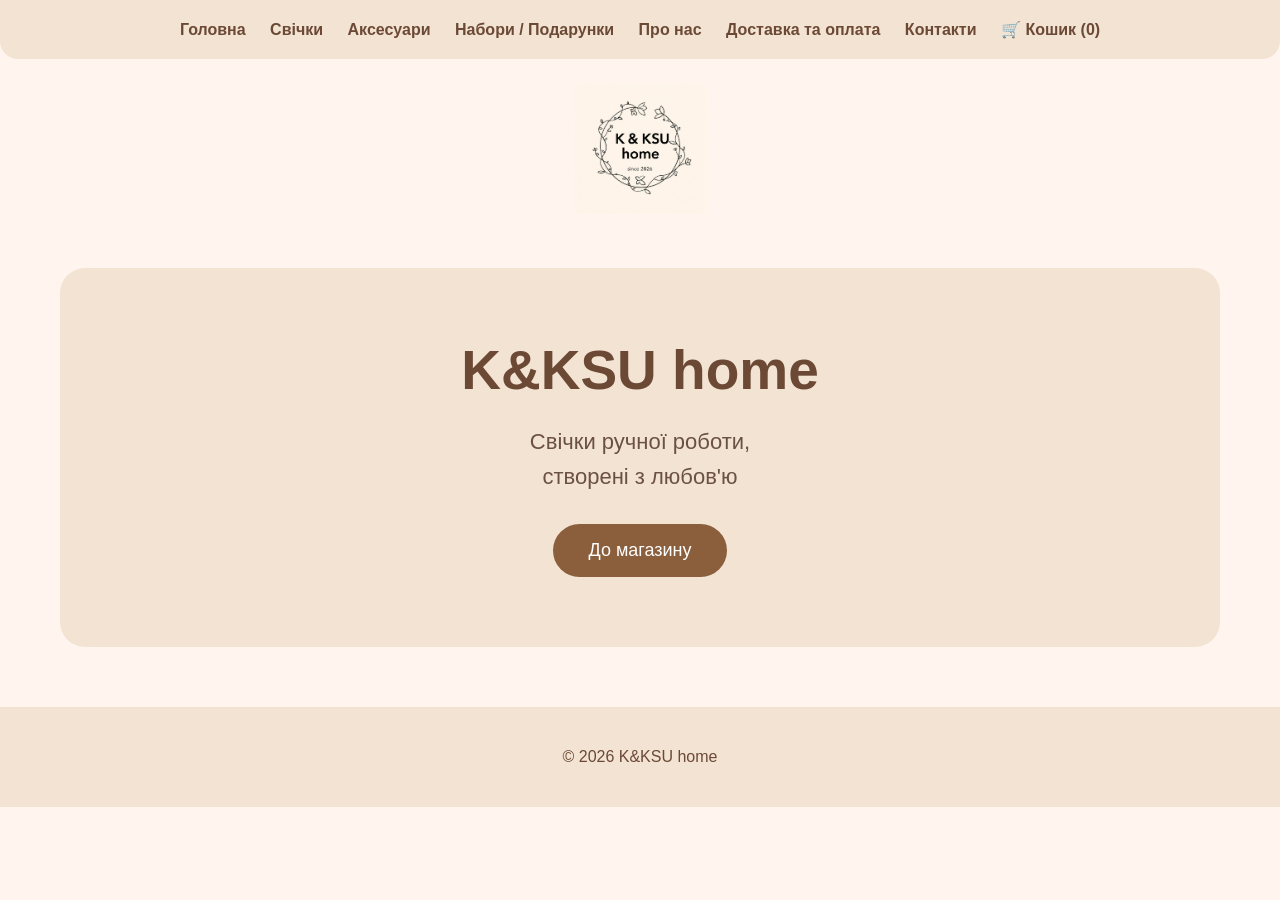
<file: index.html>
<!DOCTYPE html>
<html lang="uk">

<head>
    <meta charset="UTF-8">
    <meta name="viewport" content="width=device-width, initial-scale=1.0">

    <title>K&KSU home — Свічки ручної роботи</title>

    <link rel="stylesheet" href="style.css">
</head>

<body>

    <!-- МЕНЮ -->
    <nav>
        <a href="index.html">Головна</a>
        <a href="candles.html">Свічки</a>
        <a href="accessories.html">Аксесуари</a>
        <a href="gifts.html">Набори / Подарунки</a>
        <a href="about.html">Про нас</a>
        <a href="delivery.html">Доставка та оплата</a>
        <a href="contacts.html">Контакти</a>
        <a href="cart.html">🛒 Кошик (<span class="cart-count">0</span>)</a>
    </nav>

    <!-- ЛОГОТИП -->
    <header>
        <img src="images/logo.jpg" alt="Логотип K&KSU home">
    </header>

    <!-- ГОЛОВНИЙ БАНЕР -->
    <main>

        <section class="hero">
            <div class="hero-text">

                <h1>K&KSU home</h1>

                <p>
                    Свічки ручної роботи,<br>
                    створені з любов'ю
                </p>

                <a href="candles.html" class="button">
                    До магазину
                </a>

            </div>
        </section>

    </main>

    <!-- НИЖНЯ ЧАСТИНА -->
    <footer>
        <p>© 2026 K&KSU home
        </p>
    </footer>

<script src="script.js">
            
</script>


</body>

</html>
</file>
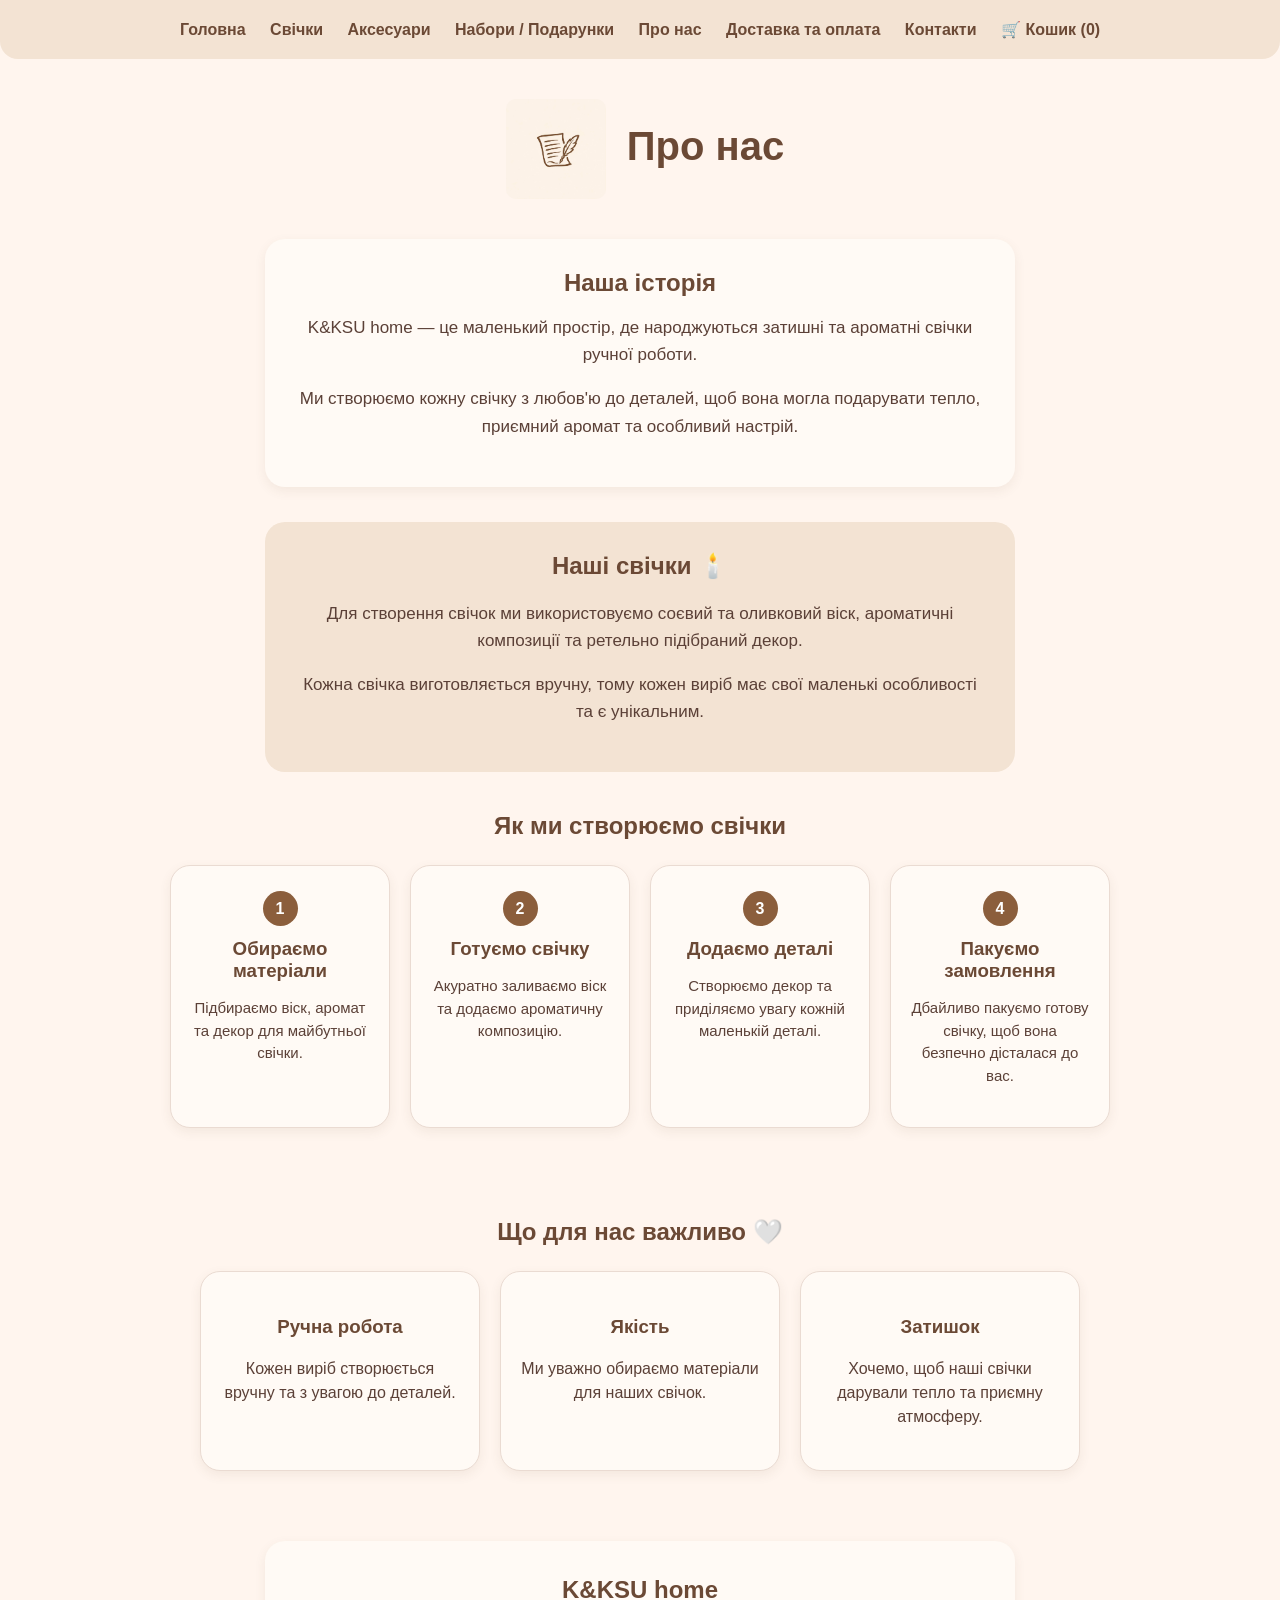
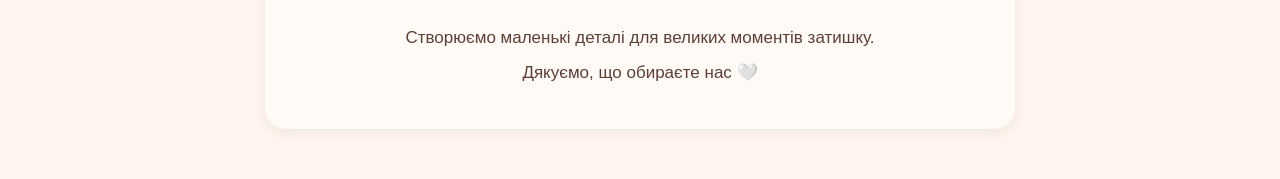
<file: about.html>
<!DOCTYPE html>

<html lang="uk">

<head>

    <meta charset="UTF-8">

    <meta name="viewport" content="width=device-width, initial-scale=1.0">

    <title>Про нас — K&KSU home</title>

    <link rel="stylesheet" href="style.css">

</head>

<body>

    <!-- МЕНЮ -->

    <nav>

        <a href="index.html">Головна</a>

        <a href="candles.html">Свічки</a>

        <a href="accessories.html">Аксесуари</a>

        <a href="gifts.html">Набори / Подарунки</a>

        <a href="about.html">Про нас</a>

        <a href="delivery.html">Доставка та оплата</a>

        <a href="contacts.html">Контакти</a>

        <a href="cart.html">
            🛒 Кошик (<span class="cart-count">0</span>)
        </a>

    </nav>


    <!-- ЗАГОЛОВОК -->

    <h1 class="about-title">

        <img src="images/contacts-1.jpg"
             alt="Про нас"
             class="category-icon">

        Про нас

    </h1>


    <!-- НАША ІСТОРІЯ -->

    <section class="about-intro">

        <h2>Наша історія</h2>

        <p>
            K&KSU home — це маленький простір, де народжуються
            затишні та ароматні свічки ручної роботи.
        </p>

        <p>
            Ми створюємо кожну свічку з любов'ю до деталей,
            щоб вона могла подарувати тепло, приємний аромат
            та особливий настрій.
        </p>

    </section>


    <!-- НАШІ СВІЧКИ -->

    <section class="about-section">

        <h2>Наші свічки 🕯️</h2>

        <p>
            Для створення свічок ми використовуємо соєвий та оливковий віск,
            ароматичні композиції та ретельно підібраний декор.
        </p>

        <p>
            Кожна свічка виготовляється вручну, тому кожен виріб
            має свої маленькі особливості та є унікальним.
        </p>

    </section>


    <!-- ЯК МИ СТВОРЮЄМО -->

    <section class="about-process">

        <h2>Як ми створюємо свічки</h2>


        <div class="process-container">


            <div class="process-card">

                <div class="process-number">1</div>

                <h3>Обираємо матеріали</h3>

                <p>
                    Підбираємо віск, аромат та декор
                    для майбутньої свічки.
                </p>

            </div>


            <div class="process-card">

                <div class="process-number">2</div>

                <h3>Готуємо свічку</h3>

                <p>
                    Акуратно заливаємо віск та додаємо
                    ароматичну композицію.
                </p>

            </div>


            <div class="process-card">

                <div class="process-number">3</div>

                <h3>Додаємо деталі</h3>

                <p>
                    Створюємо декор та приділяємо увагу
                    кожній маленькій деталі.
                </p>

            </div>


            <div class="process-card">

                <div class="process-number">4</div>

                <h3>Пакуємо замовлення</h3>

                <p>
                    Дбайливо пакуємо готову свічку,
                    щоб вона безпечно дісталася до вас.
                </p>

            </div>

        </div>

    </section>


    <!-- НАШІ ЦІННОСТІ -->

    <section class="about-values">

        <h2>Що для нас важливо 🤍</h2>

        <div class="values-container">

            <div class="value-card">

                <h3>Ручна робота</h3>

                <p>
                    Кожен виріб створюється вручну
                    та з увагою до деталей.
                </p>

            </div>


            <div class="value-card">

                <h3>Якість</h3>

                <p>
                    Ми уважно обираємо матеріали
                    для наших свічок.
                </p>

            </div>


            <div class="value-card">

                <h3>Затишок</h3>

                <p>
                    Хочемо, щоб наші свічки дарували
                    тепло та приємну атмосферу.
                </p>

            </div>

        </div>

    </section>


    <!-- ФІНАЛЬНИЙ БЛОК -->

    <section class="about-final">
        <h2>K&KSU home</h2>

        <p>
            Створюємо маленькі деталі для великих
            моментів затишку.
        </p>

        <p>
            Дякуємо, що обираєте нас 🤍
        </p>

    </section>


    <script src="script.js"></script>

</body>

</html>
</file>
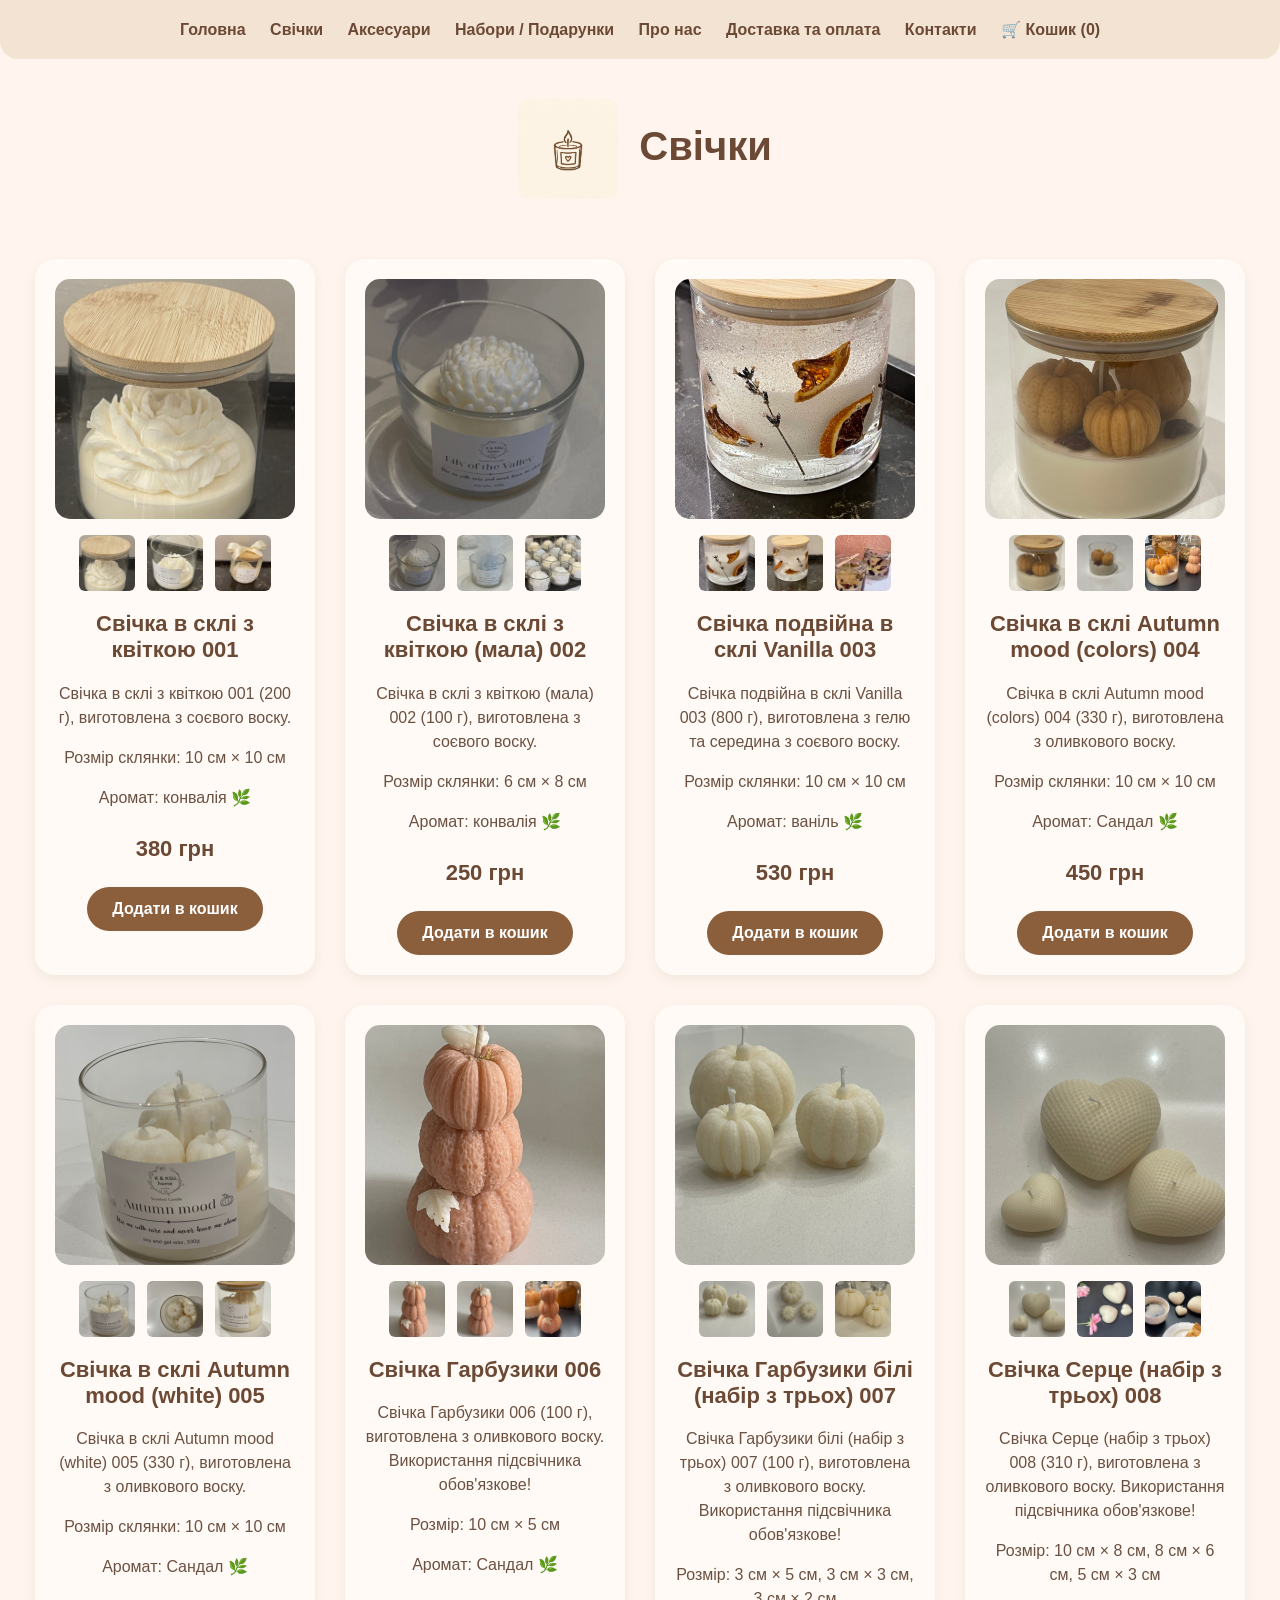
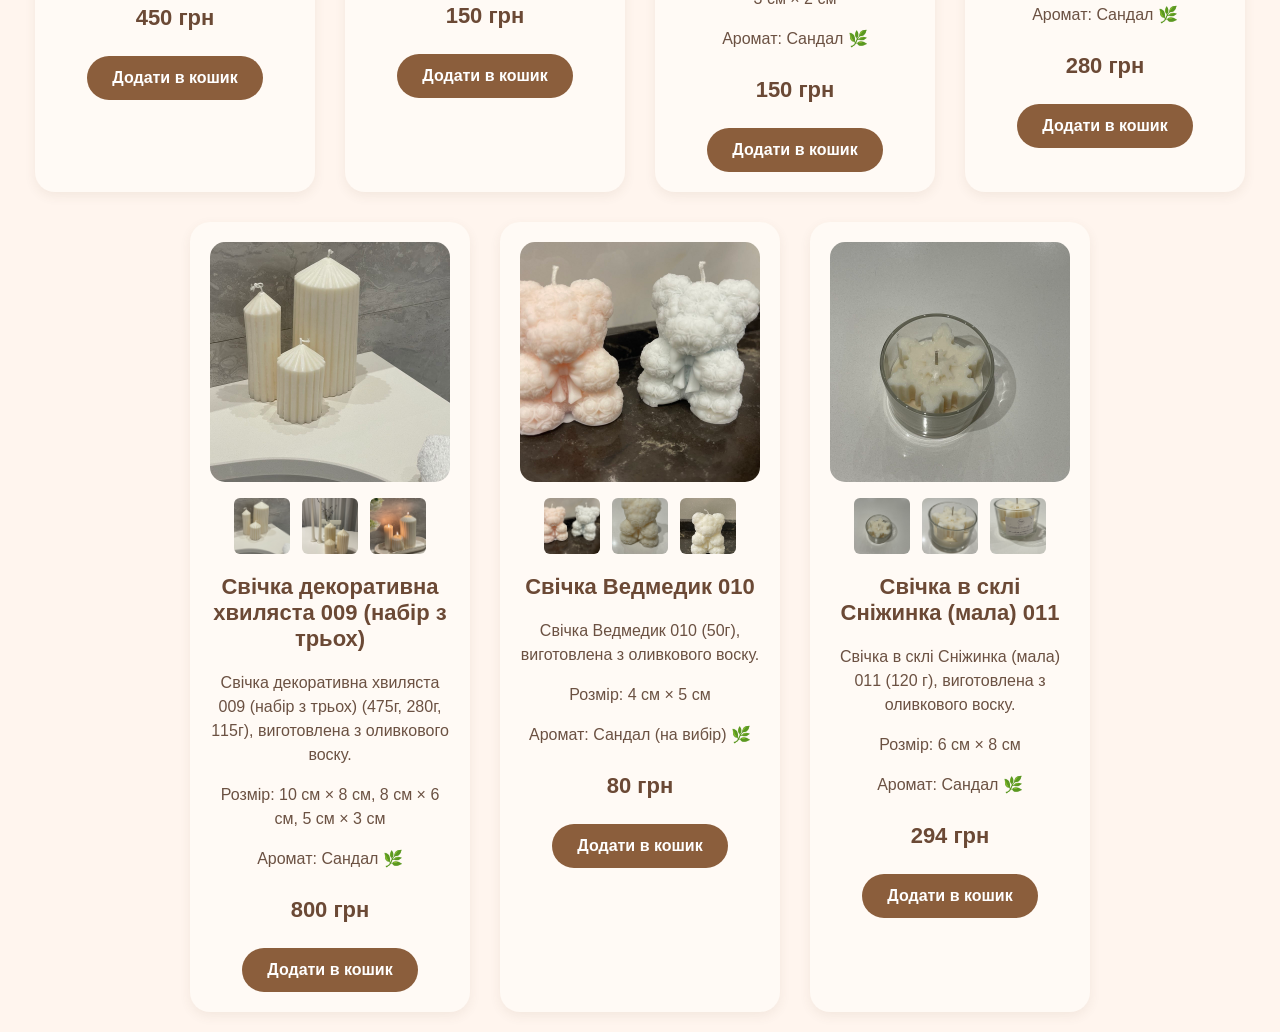
<file: candles.html>
<!DOCTYPE html>
<html lang="uk">
<head>
    <meta charset="UTF-8">
    <meta name="viewport" content="width=device-width, initial-scale=1.0">
    <title>Свічки — K&KSU home</title>
   <link rel="stylesheet" href="style.css">
</head>

<body>

    <!-- МЕНЮ -->
    <nav>
        <a href="index.html">Головна</a>
        <a href="candles.html">Свічки</a>
        <a href="accessories.html">Аксесуари</a>
        <a href="gifts.html">Набори / Подарунки</a>
        <a href="about.html">Про нас</a>
        <a href="delivery.html">Доставка та оплата</a>
        <a href="contacts.html">Контакти</a>
        <a href="cart.html">🛒 Кошик (<span class="cart-count">0</span>)</a>
    </nav>


    <!-- ЗАГОЛОВОК -->
    <h1 class="candles-title">
         <img src="images/candle_image.jpg" alt="Свічка" class="category-icon">
         Свічки
    </h1>


    <!-- ТОВАРИ -->
    <div class="products">

        
        <!-- ПЕРША СВІЧКА -->
        <div class="product-card">

           <div class="product-gallery">

    <img id="main-candle1"
         src="images/candle1.jpg"
         alt="Свічка в склі з квіткою 001"
         class="main-product-image">

    <div class="gallery-thumbnails">

        <img src="images/candle1.jpg"
             alt="Фото 1"
             onclick="changeProductImage('main-candle1', 'images/candle1.jpg')">

        <img src="images/candle1-2.jpg"
             alt="Фото 2"
             onclick="changeProductImage('main-candle1', 'images/candle1-2.jpg')">

        <img src="images/candle1-3.jpg"
             alt="Фото 3"
             onclick="changeProductImage('main-candle1', 'images/candle1-3.jpg')">

    </div>

</div>

            <h2>Свічка в склі з квіткою 001</h2>

            <p>
                Свічка в склі з квіткою 001 (200 г),
                виготовлена з соєвого воску.
            </p>

            <p>
                Розмір склянки: 10 см × 10 см
            </p>

            <p>
                Аромат: конвалія 🌿
            </p>

            <p class="price">
                380 грн
            </p>

            <button onclick="addToCart('Свічка в склі з квіткою 001', 380, 'images/candle1.jpg', this)">
                Додати в кошик
            </button>

        </div>

        <!-- ДРУГА СВІЧКА -->
        <div class="product-card">

           <div class="product-gallery">

    <img id="main-candle2"
         src="images/candle2.jpg"
         alt="Свічка в склі з квіткою (мала) 002"
         class="main-product-image">

    <div class="gallery-thumbnails">

        <img src="images/candle2.jpg"
             alt="Фото 1"
             onclick="changeProductImage('main-candle2', 'images/candle2.jpg')">

        <img src="images/candle2-2.jpg"
             alt="Фото 2"
             onclick="changeProductImage('main-candle2', 'images/candle2-2.jpg')">

        <img src="images/candle2-3.jpg"
             alt="Фото 3"
             onclick="changeProductImage('main-candle2', 'images/candle2-3.jpg')">

    </div>

</div>

            <h2>Свічка в склі з квіткою (мала) 002</h2>

            <p>
                Свічка в склі з квіткою (мала) 002 (100 г),
                виготовлена з соєвого воску.
            </p>

            <p>
                Розмір склянки: 6 см × 8 см
            </p>

            <p>
                Аромат: конвалія 🌿
            </p>

            <p class="price">
                250 грн
            </p>

            <button onclick="addToCart('Свічка в склі з квіткою (мала) 002', 250, 'images/candle2.jpg', this)">
                Додати в кошик
            </button>

        </div>

         <!-- ТРЕТЯ СВІЧКА -->
        <div class="product-card">

           <div class="product-gallery">

    <img id="main-candle3"
         src="images/candle3.jpg"
         alt="Свічка подвійна в склі Vanilla 003"
         class="main-product-image">

    <div class="gallery-thumbnails">

        <img src="images/candle3.jpg"
             alt="Фото 1"
             onclick="changeProductImage('main-candle3', 'images/candle3.jpg')">

        <img src="images/candle3-2.jpg"
             alt="Фото 2"
             onclick="changeProductImage('main-candle3', 'images/candle3-2.jpg')">

        <img src="images/candle3-3.jpg"
             alt="Фото 3"
             onclick="changeProductImage('main-candle3', 'images/candle3-3.jpg')">

    </div>

</div>

            <h2>Свічка подвійна в склі Vanilla 003</h2>

            <p>
                Свічка подвійна в склі Vanilla 003 (800 г),
                виготовлена з гелю та середина з соєвого воску.
            </p>

            <p>
                Розмір склянки: 10 см × 10 см
            </p>

            <p>
                Аромат: ваніль 🌿
            </p>

            <p class="price">
                530 грн
            </p>

            <button onclick="addToCart('Свічка подвійна в склі Vanilla 003', 530, 'images/candle3.jpg', this)">
                Додати в кошик
            </button>

        </div>

        
         <!-- ЧЕТВЕРТА СВІЧКА -->
        <div class="product-card">

           <div class="product-gallery">

    <img id="main-candle4"
         src="images/candle4.jpg"
         alt="Свічка в склі Autumn mood (colors) 004"
         class="main-product-image">

    <div class="gallery-thumbnails">

        <img src="images/candle4.jpg"
             alt="Фото 1"
             onclick="changeProductImage('main-candle4', 'images/candle4.jpg')">

        <img src="images/candle4-2.jpg"
             alt="Фото 2"
             onclick="changeProductImage('main-candle4', 'images/candle4-2.jpg')">

        <img src="images/candle4-3.jpg"
             alt="Фото 3"
             onclick="changeProductImage('main-candle4', 'images/candle4-3.jpg')">

    </div>

</div>

            <h2>Свічка в склі Autumn mood (colors) 004</h2>

            <p>
                Свічка в склі Autumn mood (colors) 004 (330 г),
                виготовлена з оливкового воску.
            </p>

            <p>
                Розмір склянки: 10 см × 10 см
            </p>

            <p>
                Аромат: Сандал 🌿
            </p>

            <p class="price">
                450 грн
            </p>

            <button onclick="addToCart('Свічка в склі Autumn mood (colors) 004', 450, 'images/candle4.jpg', this)">
                Додати в кошик
            </button>

        </div>

<!-- П'ЯТА СВІЧКА -->
        <div class="product-card">

           <div class="product-gallery">

    <img id="main-candle5"
         src="images/candle5.jpg"
         alt="Свічка в склі Autumn mood (white) 005"
         class="main-product-image">

    <div class="gallery-thumbnails">

        <img src="images/candle5.jpg"
             alt="Фото 1"
             onclick="changeProductImage('main-candle5', 'images/candle5.jpg')">

        <img src="images/candle5-2.jpg"
             alt="Фото 2"
             onclick="changeProductImage('main-candle5', 'images/candle5-2.jpg')">

        <img src="images/candle5-3.jpg"
             alt="Фото 3"
             onclick="changeProductImage('main-candle5', 'images/candle5-3.jpg')">

    </div>

</div>

            <h2>Свічка в склі Autumn mood (white) 005</h2>

            <p>
                Свічка в склі Autumn mood (white) 005 (330 г),
                виготовлена з оливкового воску.
            </p>

            <p>
                Розмір склянки: 10 см × 10 см
            </p>

            <p>
                Аромат: Сандал 🌿
            </p>

            <p class="price">
                450 грн
            </p>

            <button onclick="addToCart('Свічка в склі Autumn mood (white) 005', 450, 'images/candle5.jpg', this)">
                Додати в кошик
            </button>

        </div>

<!-- ШОСТА СВІЧКА -->
        <div class="product-card">

           <div class="product-gallery">

    <img id="main-candle6"
         src="images/candle6.jpg"
         alt="Свічка Гарбузики 006"
         class="main-product-image">

    <div class="gallery-thumbnails">

        <img src="images/candle6.jpg"
             alt="Фото 1"
             onclick="changeProductImage('main-candle6', 'images/candle6.jpg')">

        <img src="images/candle6-2.jpg"
             alt="Фото 2"
             onclick="changeProductImage('main-candle6', 'images/candle6-2.jpg')">

        <img src="images/candle6-3.jpg"
             alt="Фото 3"
             onclick="changeProductImage('main-candle6', 'images/candle6-3.jpg')">

    </div>

</div>

            <h2>Свічка Гарбузики 006</h2>

            <p>
                Свічка Гарбузики 006 (100 г),
                виготовлена з оливкового воску. Використання підсвічника обов'язкове!
            </p>

            <p>
                Розмір: 10 см × 5 см
            </p>

            <p>
                Аромат: Сандал 🌿
            </p>

            <p class="price">
                150 грн
            </p>

            <button onclick="addToCart('Свічка Гарбузики 006', 150, 'images/candle6.jpg', this)">
                Додати в кошик
            </button>

        </div>

        
<!-- СЬОМА СВІЧКА -->
        <div class="product-card">

           <div class="product-gallery">

    <img id="main-candle7"
         src="images/candle7.jpg"
         alt="Свічка Гарбузики білі (набір з трьох) 007"
         class="main-product-image">

    <div class="gallery-thumbnails">

        <img src="images/candle7.jpg"
             alt="Фото 1"
             onclick="changeProductImage('main-candle7', 'images/candle7.jpg')">

        <img src="images/candle7-2.jpg"
             alt="Фото 2"
             onclick="changeProductImage('main-candle7', 'images/candle7-2.jpg')">

        <img src="images/candle7-3.jpg"
             alt="Фото 3"
             onclick="changeProductImage('main-candle7', 'images/candle7-3.jpg')">

    </div>

</div>

            <h2>Свічка Гарбузики білі (набір з трьох) 007</h2>

            <p>
                Свічка Гарбузики білі (набір з трьох) 007 (100 г),
                виготовлена з оливкового воску. Використання підсвічника обов'язкове!
            </p>

            <p>
                Розмір: 3 см × 5 см, 3 см × 3 см, 3 см × 2 см
            </p>

            <p>
                Аромат: Сандал 🌿
            </p>

            <p class="price">
                150 грн
            </p>

            <button onclick="addToCart('Свічка Гарбузики білі (набір з трьох) 007', 150, 'images/candle7.jpg', this)">
                Додати в кошик
            </button>

        </div>

        

<!-- ВОСЬМА СВІЧКА -->
        <div class="product-card">

            <div class="product-gallery">

    <img id="main-candle8"
         src="images/candle8.jpg"
         alt="Свічка Серце (набір з трьох) 008"
         class="main-product-image">

    <div class="gallery-thumbnails">

        <img src="images/candle8.jpg"
             alt="Фото 1"
             onclick="changeProductImage('main-candle8', 'images/candle8.jpg')">

        <img src="images/candle8-2.jpg"
             alt="Фото 2"
             onclick="changeProductImage('main-candle8', 'images/candle8-2.jpg')">

        <img src="images/candle8-3.jpg"
             alt="Фото 3"
             onclick="changeProductImage('main-candle8', 'images/candle8-3.jpg')">

    </div>

</div>

            <h2>Свічка Серце (набір з трьох) 008</h2>

            <p>
                Свічка Серце (набір з трьох) 008 (310 г),
                виготовлена з оливкового воску. Використання підсвічника обов'язкове!
            </p>

            <p>
                Розмір: 10 см × 8 см, 8 см × 6 см, 5 см × 3 см
            </p>

            <p>
                Аромат: Сандал 🌿
            </p>

            <p class="price">
                280 грн
            </p>

            <button onclick="addToCart('Свічка Серце (набір з трьох) 008', 280, 'images/candle8.jpg', this)">
                Додати в кошик
            </button>

        </div>

        
<!-- ДЕВ'ЯТА СВІЧКА -->
        <div class="product-card">

           <div class="product-gallery">

    <img id="main-candle9"
         src="images/candle9.jpg"
         alt="Свічка декоративна хвиляста 009 (набір з трьох)"
         class="main-product-image">

    <div class="gallery-thumbnails">

        <img src="images/candle9.jpg"
             alt="Фото 1"
             onclick="changeProductImage('main-candle9', 'images/candle9.jpg')">

        <img src="images/candle9-2.jpg"
             alt="Фото 2"
             onclick="changeProductImage('main-candle9', 'images/candle9-2.jpg')">

        <img src="images/candle9-3.jpg"
             alt="Фото 3"
             onclick="changeProductImage('main-candle9', 'images/candle9-3.jpg')">

    </div>

</div>

            <h2>Свічка декоративна хвиляста 009 (набір з трьох)</h2>

            <p>
                Свічка декоративна хвиляста 009 (набір з трьох) (475г, 280г, 115г),
                виготовлена з оливкового воску.
            </p>

            <p>
                Розмір: 10 см × 8 см, 8 см × 6 см, 5 см × 3 см
            </p>

            <p>
                Аромат: Сандал 🌿
            </p>

            <p class="price">
                800 грн
            </p>

            <button onclick="addToCart('Свічка декоративна хвиляста (набір з трьох)', 800, 'images/candle9.jpg', this)">
                Додати в кошик
            </button>

        </div>

        
<!-- ДЕСЯТА СВІЧКА -->
        <div class="product-card">

           <div class="product-gallery">

    <img id="main-candle10"
         src="images/candle10.jpg"
         alt="Свічка Ведмедик 010"
         class="main-product-image">

    <div class="gallery-thumbnails">

        <img src="images/candle10.jpg"
             alt="Фото 1"
             onclick="changeProductImage('main-candle10', 'images/candle10.jpg')">

        <img src="images/candle10-2.jpg"
             alt="Фото 2"
             onclick="changeProductImage('main-candle10', 'images/candle10-2.jpg')">

        <img src="images/candle10-3.jpg"
             alt="Фото 3"
             onclick="changeProductImage('main-candle10', 'images/candle10-3.jpg')">

    </div>

</div>

            <h2>Свічка Ведмедик 010</h2>

            <p>
                Свічка Ведмедик 010 (50г),
                виготовлена з оливкового воску.
            </p>

            <p>
                Розмір: 4 см × 5 см
            </p>

            <p>
                Аромат: Сандал (на вибір) 🌿
            </p>

            <p class="price">
                80 грн
            </p>

            <button onclick="addToCart('Свічка Ведмедик 010', 80, 'images/candle10.jpg', this)">
                Додати в кошик
            </button>

        </div>

        
<!-- ОДИНАДЦЯТА СВІЧКА -->
        <div class="product-card">

           <div class="product-gallery">

    <img id="main-candle11"
         src="images/candle11.jpg"
         alt="Свічка в склі Сніжинка (мала) 011 (120 г)"
         class="main-product-image">

    <div class="gallery-thumbnails">

        <img src="images/candle11.jpg"
             alt="Фото 1"
             onclick="changeProductImage('main-candle11', 'images/candle11.jpg')">

        <img src="images/candle11-2.jpg"
             alt="Фото 2"
             onclick="changeProductImage('main-candle11', 'images/candle11-2.jpg')">

        <img src="images/candle11-3.jpg"
             alt="Фото 3"
             onclick="changeProductImage('main-candle11', 'images/candle11-3.jpg')">

    </div>

</div>

            <h2>Свічка в склі Сніжинка (мала) 011</h2>

            <p>
                Свічка в склі Сніжинка (мала) 011 (120 г),
                виготовлена з оливкового воску.
            </p>

            <p>
                Розмір: 6 см × 8 см
            </p>

            <p>
                Аромат: Сандал 🌿
            </p>

            <p class="price">
                294 грн
            </p>

            <button onclick="addToCart('Свічка в склі Сніжинка (мала) 011', 294, 'images/candle11.jpg', this)">
                Додати в кошик
            </button>

        </div>

   
    </div>


    <script src="script.js">
        
    </script>

</body>

</html>
</file>
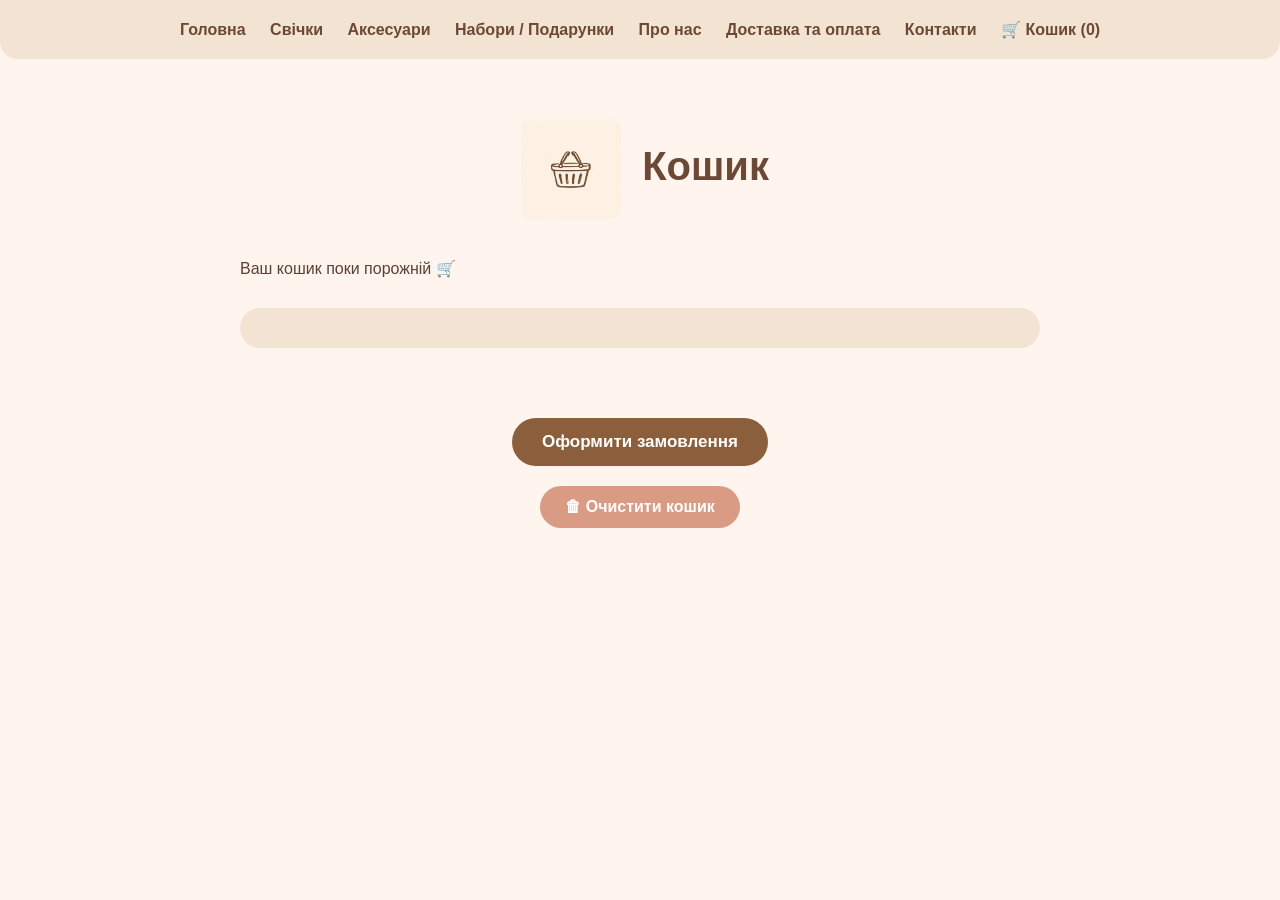
<file: cart.html>
<!DOCTYPE html>
<html lang="uk">
<head>
    <meta charset="UTF-8">
    <meta name="viewport" content="width=device-width, initial-scale=1.0">
    <title>Кошик — K&KSU home</title>
    <link rel="stylesheet" href="style.css">
</head>

<body>

    <!-- МЕНЮ -->
    <nav>
        <a href="index.html">Головна</a>
        <a href="candles.html">Свічки</a>
        <a href="accessories.html">Аксесуари</a>
        <a href="gifts.html">Набори / Подарунки</a>
        <a href="about.html">Про нас</a>
        <a href="delivery.html">Доставка та оплата</a>
        <a href="contacts.html">Контакти</a>
        <a href="cart.html">🛒 Кошик (<span class="cart-count">0</span>)</a>
        
    </nav>

    <!-- КОШИК -->
    <main>
        <h1 class="about-title">

        <img src="images/cart-1.jpg"
             alt="Кошик"
             class="category-icon">

        Кошик

    </h1>

        <div id="cart-items"></div>

        <div id="cart-total"></div>
    </main>

    <a href="checkout.html" class="checkout-button"> Оформити замовлення</a>
    <button class="clear-cart-button" onclick="clearCart()">
         🗑 Очистити кошик
    </button>

    <script src="script.js"></script>

</body>
</html>
</file>
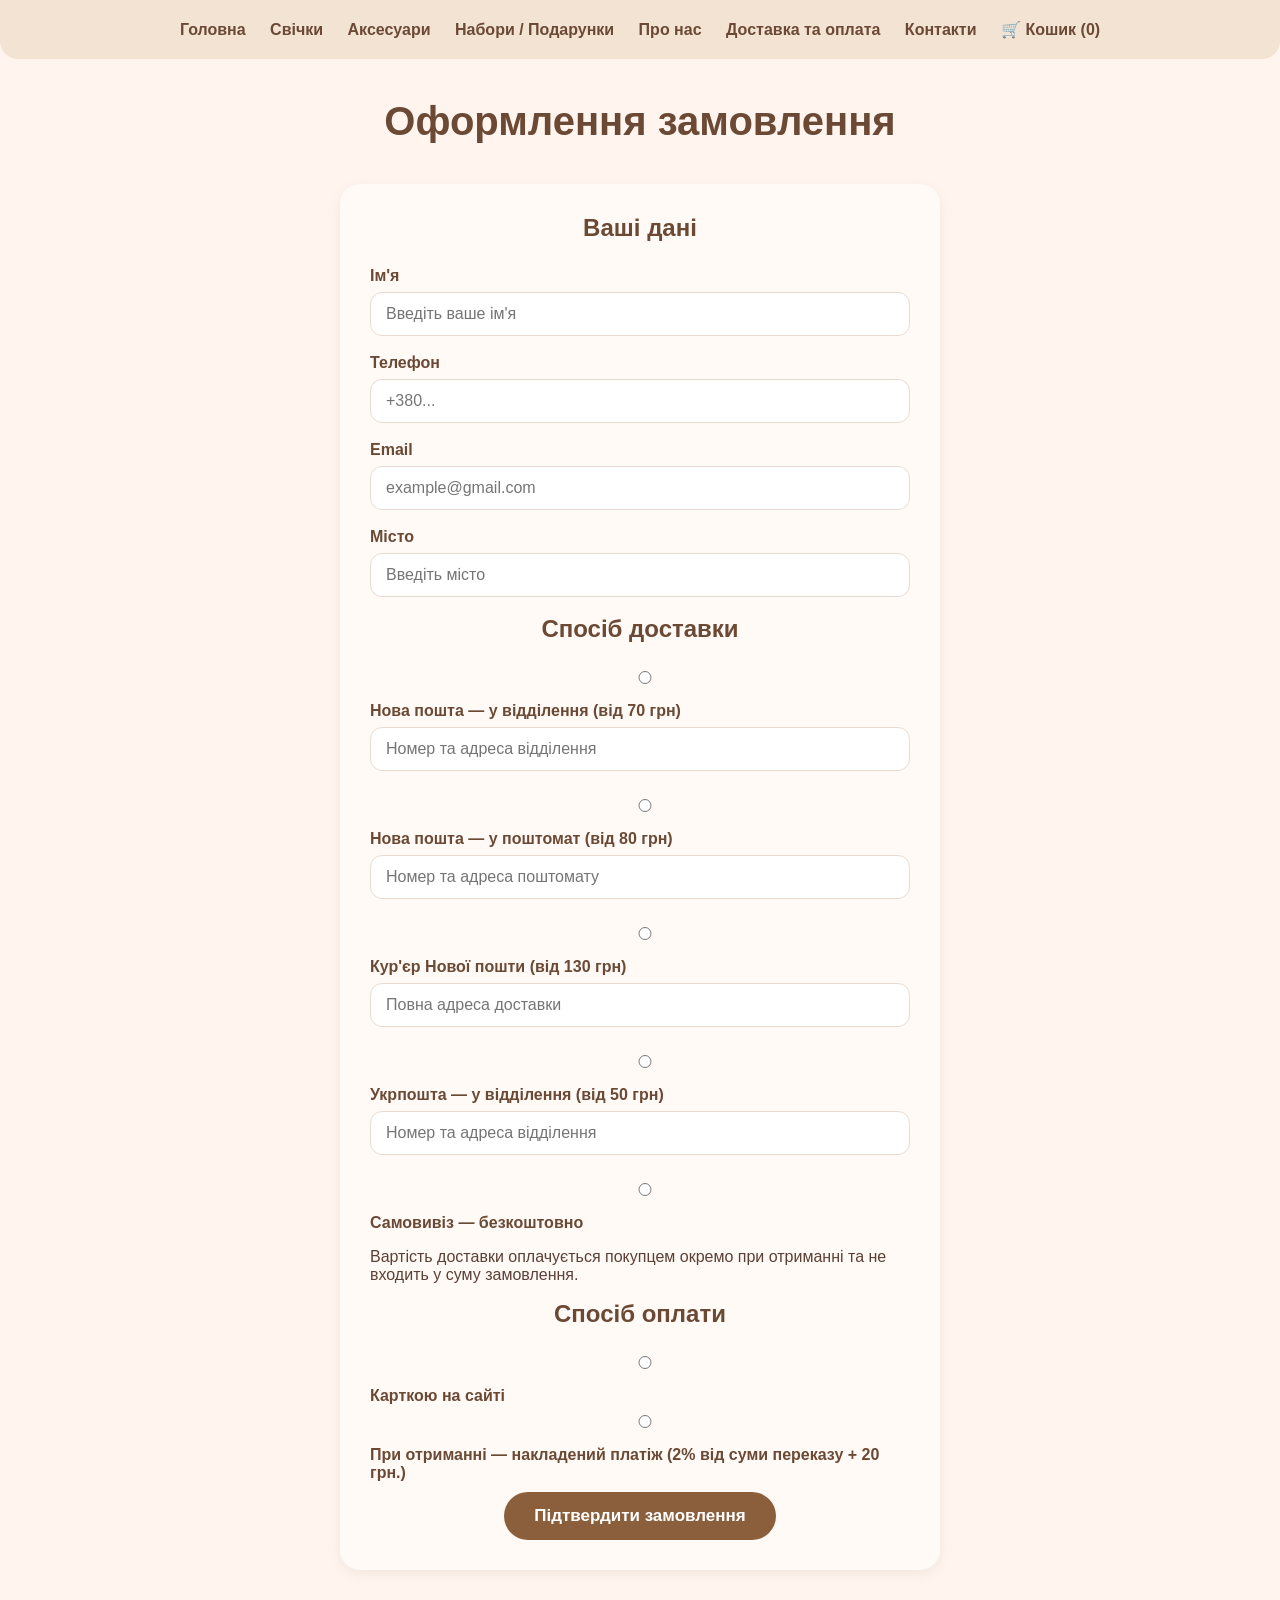
<file: checkout.html>
<!DOCTYPE html>
<html lang="uk">

<head>
    <meta charset="UTF-8">
    <meta name="viewport" content="width=device-width, initial-scale=1.0">
    <title>Оформлення замовлення — K&KSU home</title>

    <link rel="stylesheet" href="style.css">
</head>

<body>

    <!-- МЕНЮ -->

    <nav>
        <a href="index.html">Головна</a>
        <a href="candles.html">Свічки</a>
        <a href="accessories.html">Аксесуари</a>
        <a href="gifts.html">Набори / Подарунки</a>
        <a href="about.html">Про нас</a>
        <a href="delivery.html">Доставка та оплата</a>
        <a href="contacts.html">Контакти</a>
        <a href="cart.html">🛒 Кошик (<span class="cart-count">0</span>)</a>
    </nav>

    <!-- ЗАГОЛОВОК -->

    <h1 class="checkout-title">
        Оформлення замовлення
    </h1>

    <!-- ФОРМА -->

    <div class="checkout-form">

        <h2>Ваші дані</h2>

        <label for="name">Ім'я</label>
        <input type="text" id="name" placeholder="Введіть ваше ім'я">

        <label for="phone">Телефон</label>
        <input type="tel" id="phone" placeholder="+380...">

        <label for="email">Email</label>
        <input type="email" id="email" placeholder="example@gmail.com">

        <label for="city">Місто</label>
        <input type="text" id="city" placeholder="Введіть місто">

              
           <h2>Спосіб доставки</h2>

<label>
    <input type="radio" name="delivery" value="Нова пошта — відділення">
    Нова пошта — у відділення (від 70 грн)
</label>

<label>
    <input type="text" id="nova-branch" placeholder="Номер та адреса відділення">
</label>

<label>
    <input type="radio" name="delivery" value="Нова пошта — поштомат">
    Нова пошта — у поштомат (від 80 грн)
</label>

<label>
    <input type="text" id="nova-locker" placeholder="Номер та адреса поштомату">
</label>

<label>
    <input type="radio" name="delivery" value="Кур'єр Нової пошти">
    Кур'єр Нової пошти (від 130 грн)
</label>

<label>
    <input type="text" id="nova-courier" placeholder="Повна адреса доставки">
</label>

<label>
    <input type="radio" name="delivery" value="Укрпошта — відділення">
    Укрпошта — у відділення (від 50 грн)
</label>

<label>
    <input type="text" id="ukr-branch" placeholder="Номер та адреса відділення">
</label>

<label>
    <input type="radio" name="delivery" value="Самовивіз">
    Самовивіз — безкоштовно
</label>

<p>
    Вартість доставки оплачується покупцем окремо при отриманні
    та не входить у суму замовлення.
</p>

<h2>Спосіб оплати</h2>

<label>
    <input type="radio" name="payment" value="Карткою на сайті">
    Карткою на сайті
</label>

<label>
    <input type="radio" name="payment" value="При отриманні — накладений платіж (2% від суми переказу + 20 грн.)">
    При отриманні — накладений платіж (2% від суми переказу + 20 грн.)
</label>

        <button type="button" class="order-button" onclick="submitOrder()">
            Підтвердити замовлення
        </button>

    </div>

    <script src="script.js"></script>

</body>

</html>
</file>
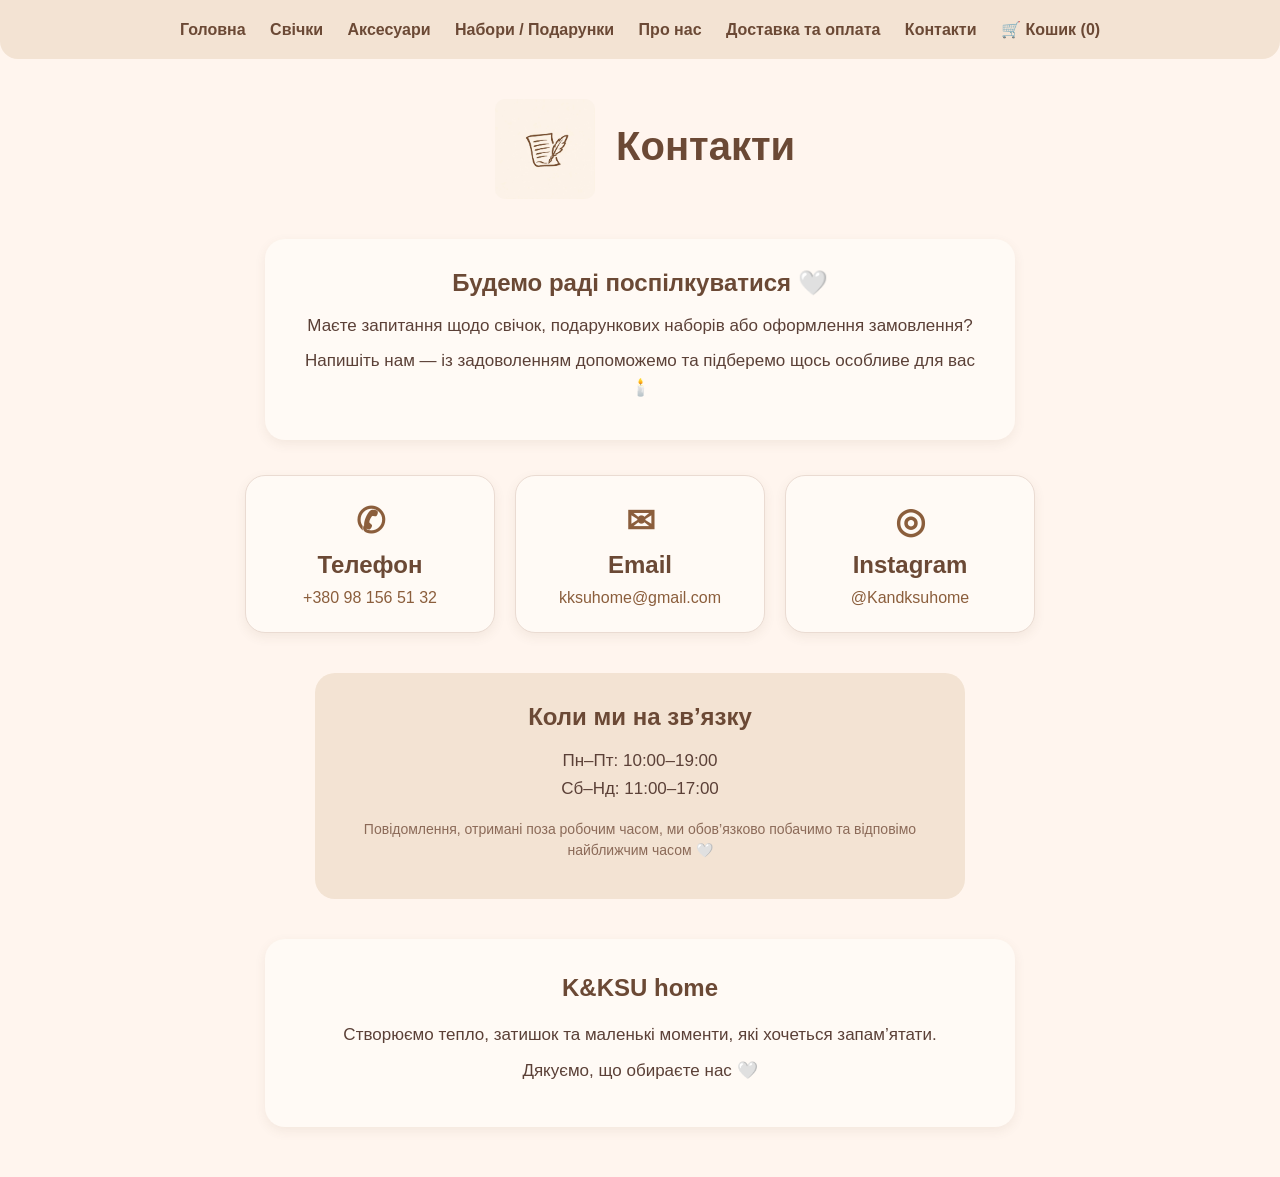
<file: contacts.html>
<!DOCTYPE html>

<html lang="uk">

<head>

    <meta charset="UTF-8">

    <meta name="viewport" content="width=device-width, initial-scale=1.0">

    <title>Контакти — K&KSU home</title>

    <link rel="stylesheet" href="style.css">

</head>

<body>

    <!-- МЕНЮ -->

    <nav>

        <a href="index.html">Головна</a>

        <a href="candles.html">Свічки</a>

        <a href="accessories.html">Аксесуари</a>

        <a href="gifts.html">Набори / Подарунки</a>

        <a href="about.html">Про нас</a>

        <a href="delivery.html">Доставка та оплата</a>

        <a href="contacts.html">Контакти</a>

        <a href="cart.html">
            🛒 Кошик (<span class="cart-count">0</span>)
        </a>

    </nav>


    <!-- ЗАГОЛОВОК -->

    <h1 class="contacts-title">

        <img src="images/contacts-1.jpg"
             alt="Контакти"
             class="category-icon">

        Контакти

    </h1>


    <!-- ВСТУП -->

    <section class="contacts-intro">

        <h2>Будемо раді поспілкуватися 🤍</h2>

        <p>
            Маєте запитання щодо свічок, подарункових наборів
            або оформлення замовлення?
        </p>

        <p>
            Напишіть нам — із задоволенням допоможемо та
            підберемо щось особливе для вас 🕯️
        </p>

    </section>


    <!-- КОНТАКТИ -->

    <section class="contacts-container">

        <div class="contact-card">

            <div class="contact-icon">✆</div>

            <h2>Телефон</h2>

            <p>
                <a href="tel:+380981565132">
                    +380 98 156 51 32
                </a>
            </p>

        </div>


        <div class="contact-card">

            <div class="contact-icon">✉</div>

            <h2>Email</h2>

            <p>
                <a href="mailto:kksuhome@gmail.com">
                    kksuhome@gmail.com
                </a>
            </p>

        </div>


        <div class="contact-card">

            <div class="contact-icon">◎</div>

            <h2>Instagram</h2>

            <p>
                <a href="https://www.instagram.com/Kandksuhome/"
                   target="_blank">
                    @Kandksuhome
                </a>
            </p>

        </div>

    </section>


    <!-- ГРАФІК -->

    <section class="contacts-hours">

        <h2>Коли ми на зв’язку</h2>

        <p>
            Пн–Пт: 10:00–19:00
        </p>

        <p>
            Сб–Нд: 11:00–17:00
        </p>

        <p class="contacts-note">
            Повідомлення, отримані поза робочим часом,
            ми обов’язково побачимо та відповімо найближчим часом 🤍
        </p>

    </section>


    <!-- ФІНАЛЬНИЙ БЛОК -->

    <section class="contacts-final">

        <h2>K&KSU home </h2>

        <p>
            Створюємо тепло, затишок та маленькі моменти,
            які хочеться запам’ятати.
        </p>

        <p>
            Дякуємо, що обираєте нас 🤍
        </p>

    </section>


    <script src="script.js"></script>

</body>

</html>
</file>
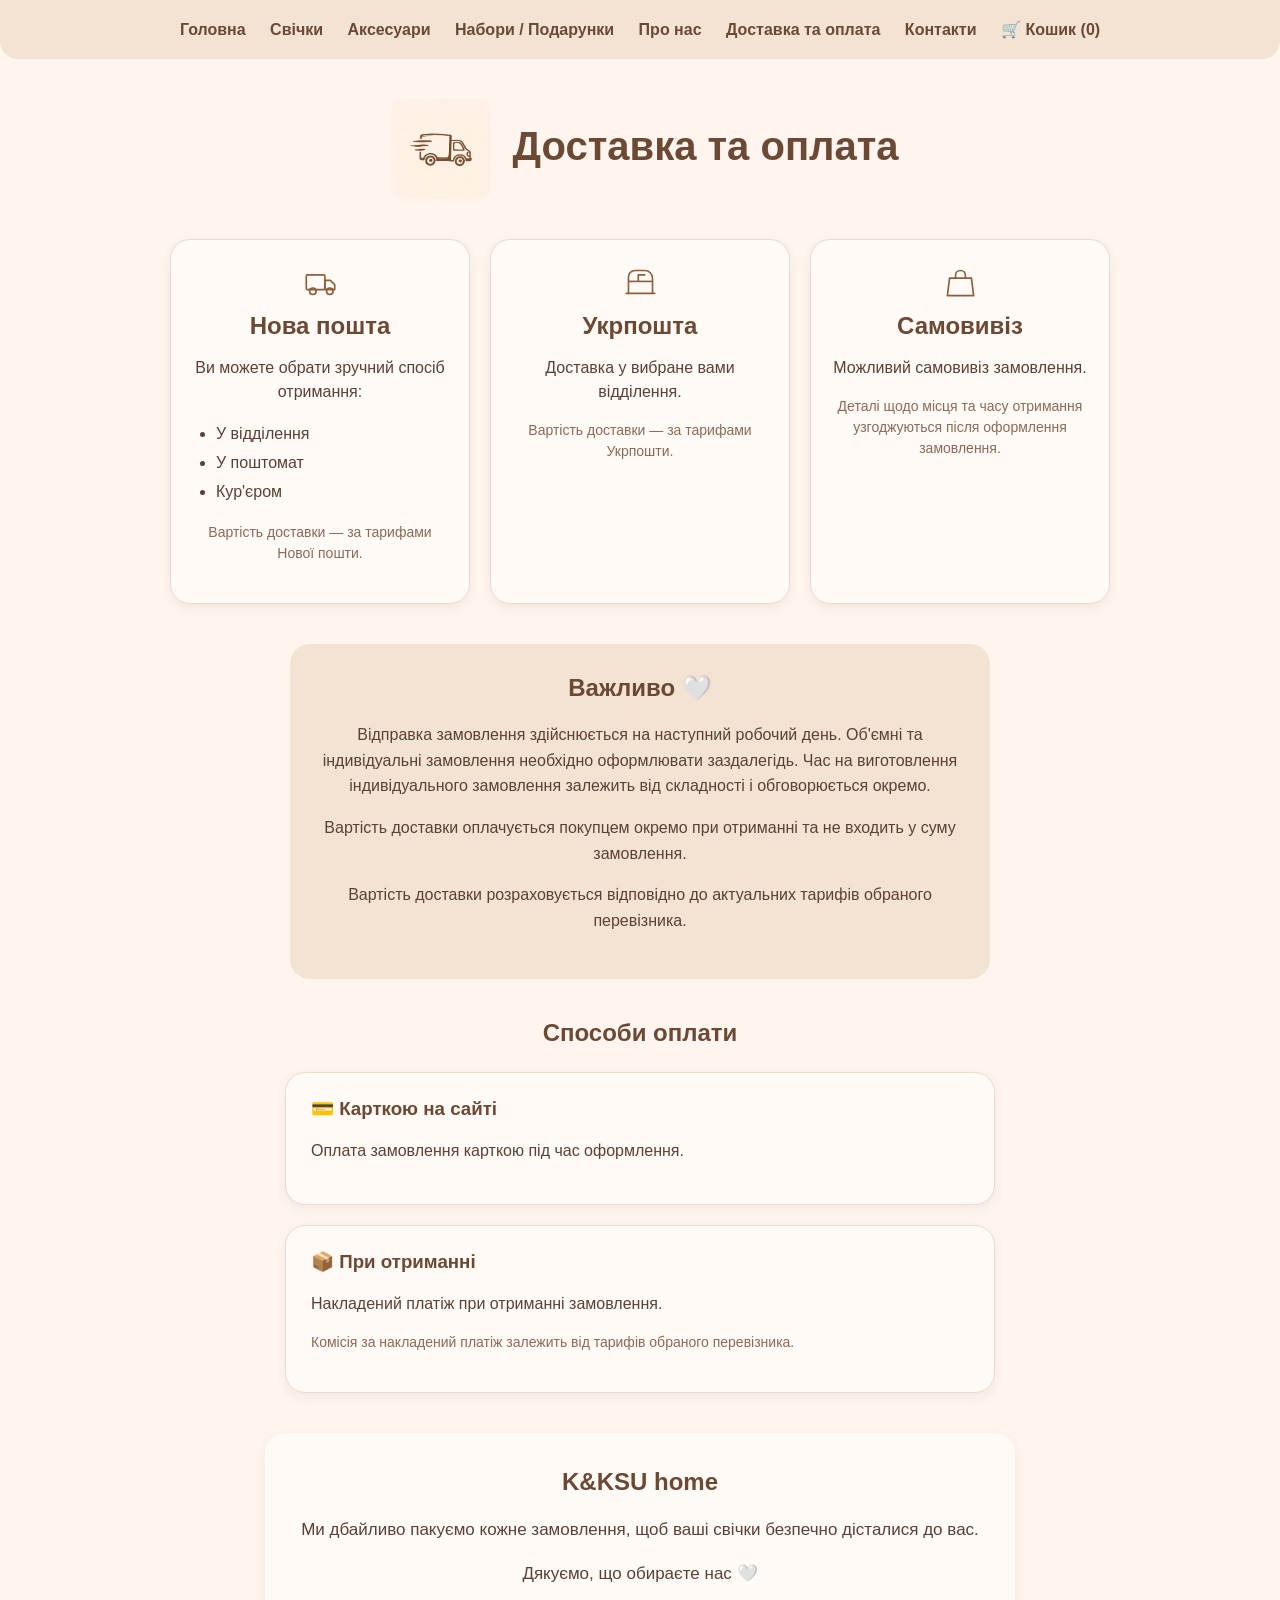
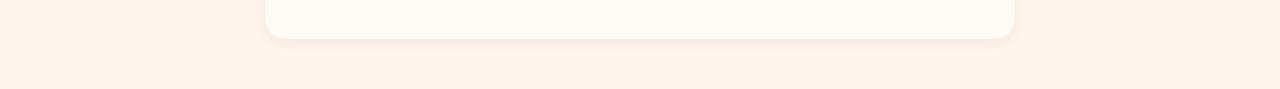
<file: delivery.html>
<!DOCTYPE html>

<html lang="uk">

<head>

    <meta charset="UTF-8">

    <meta name="viewport" content="width=device-width, initial-scale=1.0">

    <title>Доставка та оплата — K&KSU home</title>

    <link rel="stylesheet" href="style.css">

</head>

<body>

    <!-- МЕНЮ -->

    <nav>

        <a href="index.html">Головна</a>

        <a href="candles.html">Свічки</a>

        <a href="accessories.html">Аксесуари</a>

        <a href="gifts.html">Набори / Подарунки</a>

        <a href="about.html">Про нас</a>

        <a href="delivery.html">Доставка та оплата</a>

        <a href="contacts.html">Контакти</a>

        <a href="cart.html">
            🛒 Кошик (<span class="cart-count">0</span>)
        </a>

    </nav>


    <!-- ЗАГОЛОВОК -->

    <h1 class="delivery-title">

        <img src="images/delivery-1.jpg"
             alt="Доставка"
             class="category-icon">

        Доставка та оплата

    </h1>


    <!-- ДОСТАВКА -->

    <section class="delivery-container">


        <!-- НОВА ПОШТА -->

        <div class="delivery-card">

            <div class="delivery-icon">

                <svg viewBox="0 0 64 64">

                    <rect x="6" y="18" width="34" height="27" rx="2"
                          fill="none"
                          stroke="#8b5e3c"
                          stroke-width="3"/>

                    <path d="M40 28h10l8 8v9H40z"
                          fill="none"
                          stroke="#8b5e3c"
                          stroke-width="3"
                          stroke-linejoin="round"/>

                    <circle cx="18" cy="48" r="6"
                            fill="none"
                            stroke="#8b5e3c"
                            stroke-width="3"/>

                    <circle cx="49" cy="48" r="6"
                            fill="none"
                            stroke="#8b5e3c"
                            stroke-width="3"/>

                </svg>

            </div>

            <h2>Нова пошта</h2>

            <p>
                Ви можете обрати зручний спосіб отримання:
            </p>

            <ul>

                <li>У відділення</li>

                <li>У поштомат</li>

                <li>Кур'єром</li>

            </ul>

            <p class="delivery-note">
                Вартість доставки — за тарифами Нової пошти.
            </p>

        </div>


        <!-- УКРПОШТА -->

        <div class="delivery-card">

            <div class="delivery-icon">

                <svg viewBox="0 0 64 64">

                    <path d="M10 52V22a12 12 0 0 1 12-12h18a14 14 0 0 1 14 14v28"
                          fill="none"
                          stroke="#8b5e3c"
                          stroke-width="3"
                          stroke-linecap="round"/>

                    <path d="M10 30h44"
                          fill="none"
                          stroke="#8b5e3c"
                          stroke-width="3"/>

                    <path d="M28 18v12"
                          fill="none"
                          stroke="#8b5e3c"
                          stroke-width="3"/>

                    <path d="M28 18h12"
                          fill="none"
                          stroke="#8b5e3c"
                          stroke-width="3"
                          stroke-linecap="round"/>

                    <path d="M6 52h52"
                          fill="none"
                          stroke="#8b5e3c"
                          stroke-width="3"
                          stroke-linecap="round"/>

                </svg>

            </div>

            <h2>Укрпошта</h2>

            <p>
                Доставка у вибране вами відділення.
            </p>

            <p class="delivery-note">
                Вартість доставки — за тарифами Укрпошти.
            </p>

        </div>


        <!-- САМОВИВІЗ -->

        <div class="delivery-card">

            <div class="delivery-icon">

                <svg viewBox="0 0 64 64">

                    <path d="M12 24h40l4 32H8z"
                          fill="none"
                          stroke="#8b5e3c"
                          stroke-width="3"
                          stroke-linejoin="round"/>

                    <path d="M23 24v-5a9 9 0 0 1 18 0v5"
                          fill="none"
                          stroke="#8b5e3c"
                          stroke-width="3"
                          stroke-linecap="round"/>

                </svg>

            </div>

            <h2>Самовивіз</h2>

            <p>
                Можливий самовивіз замовлення.
            </p>


                       <p class="delivery-note">
                Деталі щодо місця та часу отримання
                узгоджуються після оформлення замовлення.
            </p>

        </div>

    </section>


    <!-- ВАЖЛИВА ІНФОРМАЦІЯ -->

    <section class="delivery-info">

        <h2>Важливо 🤍</h2>

        <p>
            Відправка замовлення здійснюється на наступний робочий день.
            Об'ємні та індивідуальні замовлення необхідно оформлювати заздалегідь. 
            Час на виготовлення індивідуального замовлення залежить від складності і обговорюється окремо.
        </p>

        <p>
            Вартість доставки оплачується покупцем окремо
            при отриманні та не входить у суму замовлення.
        </p>

        <p>
            Вартість доставки розраховується відповідно
            до актуальних тарифів обраного перевізника.
        </p>

    </section>


    <!-- ОПЛАТА -->

    <section class="payment-section">

        <h2>Способи оплати</h2>


        <div class="payment-card">

            <h3>💳 Карткою на сайті</h3>

            <p>
                Оплата замовлення карткою під час оформлення.
            </p>

        </div>


        <div class="payment-card">

            <h3>📦 При отриманні</h3>

            <p>
                Накладений платіж при отриманні замовлення.
            </p>

            <p class="payment-note">
                Комісія за накладений платіж залежить
                від тарифів обраного перевізника.
            </p>

        </div>

    </section>


    <!-- ФІНАЛЬНИЙ БЛОК -->

    <section class="delivery-final">

        <h2>K&KSU home</h2>

        <p>
            Ми дбайливо пакуємо кожне замовлення,
            щоб ваші свічки безпечно дісталися до вас.
        </p>

        <p>
            Дякуємо, що обираєте нас 🤍
        </p>

    </section>


    <script src="script.js"></script>

</body>

</html>
</file>
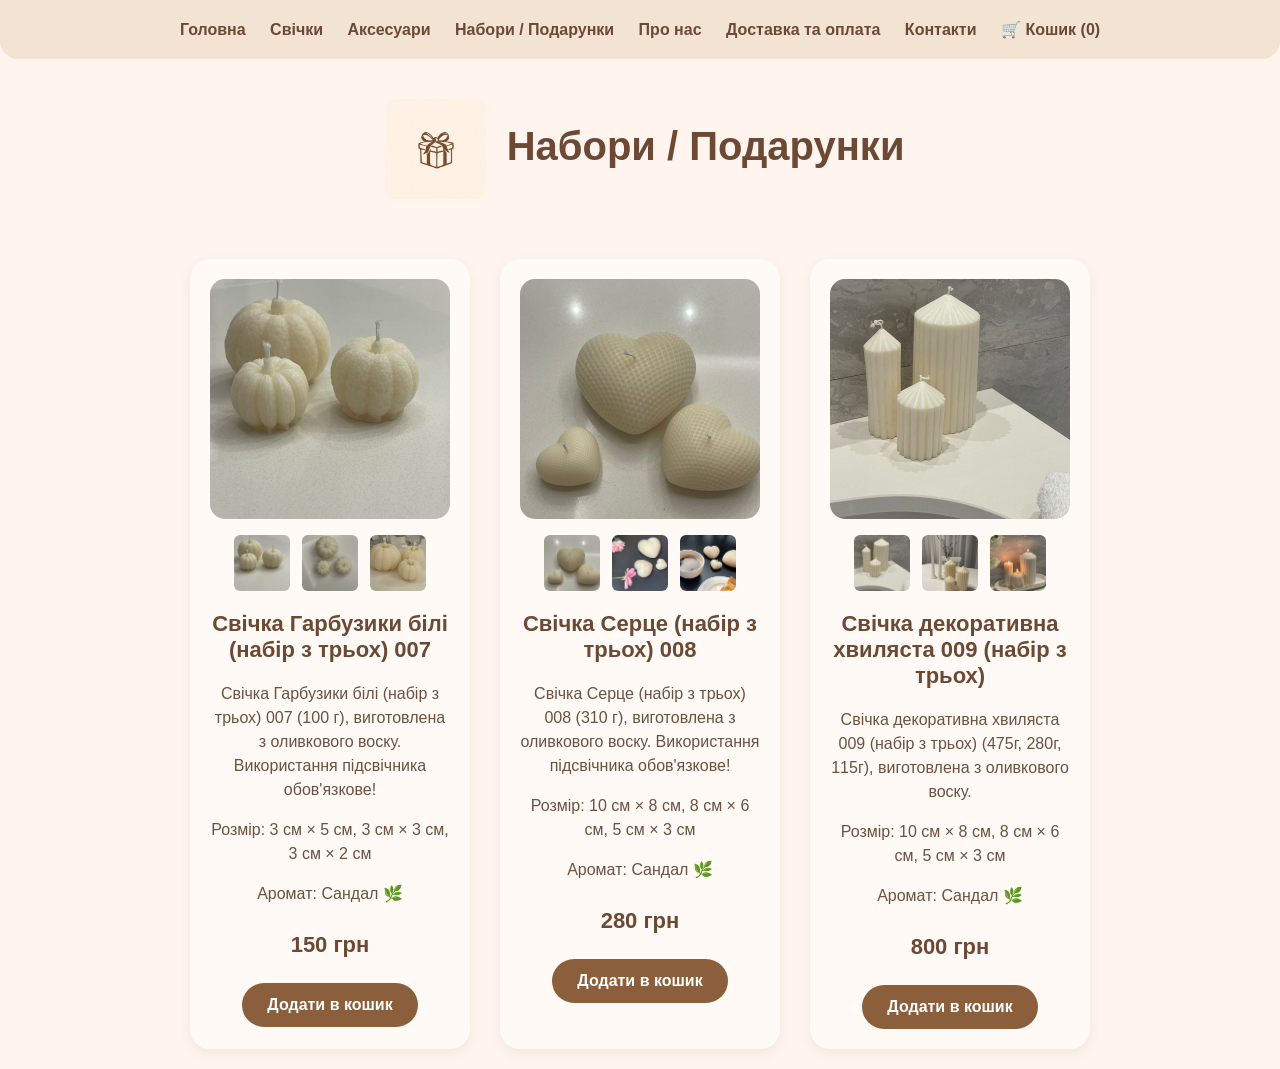
<file: gifts.html>
<!DOCTYPE html>
<html lang="uk">
<head>
    <meta charset="UTF-8">
    <meta name="viewport" content="width=device-width, initial-scale=1.0">
    <title>НАБОРИ/ПОДАРУНКИ — K&KSU home</title>
   <link rel="stylesheet" href="style.css">
</head>

<body>

    <!-- МЕНЮ -->
    <nav>
        <a href="index.html">Головна</a>
        <a href="candles.html">Свічки</a>
        <a href="accessories.html">Аксесуари</a>
        <a href="gifts.html">Набори / Подарунки</a>
        <a href="about.html">Про нас</a>
        <a href="delivery.html">Доставка та оплата</a>
        <a href="contacts.html">Контакти</a>
        <a href="cart.html">🛒 Кошик (<span class="cart-count">0</span>)</a>
    </nav>


    <!-- ЗАГОЛОВОК -->
    <h1 class="gifts-title">
         <img src="images/gift-1.jpg" alt="Подарунок" class="category-icon">
        Набори / Подарунки
    </h1>

<!-- ТОВАРИ -->
    <div class="products">

        
        <!-- СЬОМА СВІЧКА -->
        <div class="product-card" data-prodact="007">

           <div class="product-gallery">

    <img id="main-candle7"
         src="images/candle7.jpg"
         alt="Свічка Гарбузики білі (набір з трьох) 007"
         class="main-product-image">

    <div class="gallery-thumbnails">

        <img src="images/candle7.jpg"
             alt="Фото 1"
             onclick="changeProductImage('main-candle7', 'images/candle7.jpg')">

        <img src="images/candle7-2.jpg"
             alt="Фото 2"
             onclick="changeProductImage('main-candle7', 'images/candle7-2.jpg')">

        <img src="images/candle7-3.jpg"
             alt="Фото 3"
             onclick="changeProductImage('main-candle7', 'images/candle7-3.jpg')">

    </div>

</div>

            <h2>Свічка Гарбузики білі (набір з трьох) 007</h2>

            <p>
                Свічка Гарбузики білі (набір з трьох) 007 (100 г),
                виготовлена з оливкового воску. Використання підсвічника обов'язкове!
            </p>

            <p>
                Розмір: 3 см × 5 см, 3 см × 3 см, 3 см × 2 см
            </p>

            <p>
                Аромат: Сандал 🌿
            </p>

            <p class="price">
                150 грн
            </p>

            <button onclick="addToCart('Свічка Гарбузики білі (набір з трьох) 007', 150, 'images/candle7.jpg', this)">
                Додати в кошик
            </button>

        </div>

        
<!-- ВОСЬМА СВІЧКА -->
        <div class="product-card">

            <div class="product-gallery">

    <img id="main-candle8"
         src="images/candle8.jpg"
         alt="Свічка Серце (набір з трьох) 008"
         class="main-product-image">

    <div class="gallery-thumbnails">

        <img src="images/candle8.jpg"
             alt="Фото 1"
             onclick="changeProductImage('main-candle8', 'images/candle8.jpg')">

        <img src="images/candle8-2.jpg"
             alt="Фото 2"
             onclick="changeProductImage('main-candle8', 'images/candle8-2.jpg')">

        <img src="images/candle8-3.jpg"
             alt="Фото 3"
             onclick="changeProductImage('main-candle8', 'images/candle8-3.jpg')">

    </div>

</div>

            <h2>Свічка Серце (набір з трьох) 008</h2>

            <p>
                Свічка Серце (набір з трьох) 008 (310 г),
                виготовлена з оливкового воску. Використання підсвічника обов'язкове!
            </p>

            <p>
                Розмір: 10 см × 8 см, 8 см × 6 см, 5 см × 3 см
            </p>

            <p>
                Аромат: Сандал 🌿
            </p>

            <p class="price">
                280 грн
            </p>

            <button onclick="addToCart('Свічка Серце (набір з трьох) 008', 280, 'images/candle8.jpg', this)">
                Додати в кошик
            </button>

        </div>

        
<!-- ДЕВ'ЯТА СВІЧКА -->
        <div class="product-card">

           <div class="product-gallery">

    <img id="main-candle9"
         src="images/candle9.jpg"
         alt="Свічка декоративна хвиляста 009 (набір з трьох)"
         class="main-product-image">

    <div class="gallery-thumbnails">

        <img src="images/candle9.jpg"
             alt="Фото 1"
             onclick="changeProductImage('main-candle9', 'images/candle9.jpg')">

        <img src="images/candle9-2.jpg"
             alt="Фото 2"
             onclick="changeProductImage('main-candle9', 'images/candle9-2.jpg')">

        <img src="images/candle9-3.jpg"
             alt="Фото 3"
             onclick="changeProductImage('main-candle9', 'images/candle9-3.jpg')">

    </div>

</div>

            <h2>Свічка декоративна хвиляста 009 (набір з трьох)</h2>

            <p>
                Свічка декоративна хвиляста 009 (набір з трьох) (475г, 280г, 115г),
                виготовлена з оливкового воску.
            </p>

            <p>
                Розмір: 10 см × 8 см, 8 см × 6 см, 5 см × 3 см
            </p>

            <p>
                Аромат: Сандал 🌿
            </p>

            <p class="price">
                800 грн
            </p>

            <button onclick="addToCart('Свічка декоративна хвиляста (набір з трьох)', 800, 'images/candle9.jpg', this)">
                Додати в кошик
            </button>

        </div>

  
   
    </div>


    <script src="script.js">
        
    </script>

</body>

</html>
</file>
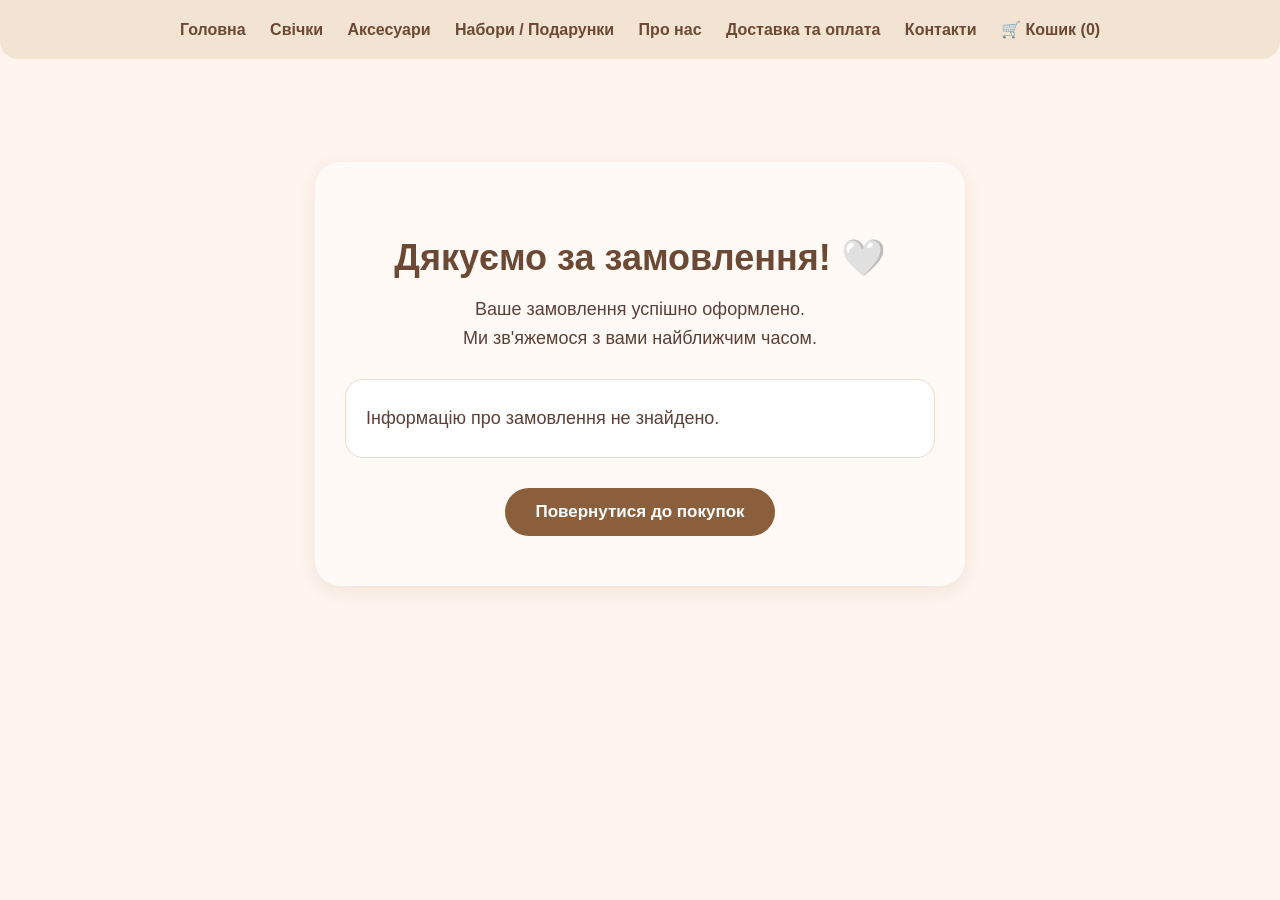
<file: success.html>
<!DOCTYPE html>

<html lang="uk">

<head>

    <meta charset="UTF-8">

    <meta name="viewport" content="width=device-width, initial-scale=1.0">

    <title>Замовлення оформлено — K&KSU home</title>

    <link rel="stylesheet" href="style.css">

</head>

<body>

    <!-- МЕНЮ -->

    <nav>

        <a href="index.html">Головна</a>

        <a href="candles.html">Свічки</a>

        <a href="accessories.html">Аксесуари</a>

        <a href="gifts.html">Набори / Подарунки</a>

        <a href="about.html">Про нас</a>

        <a href="delivery.html">Доставка та оплата</a>

        <a href="contacts.html">Контакти</a>

        <a href="cart.html">🛒 Кошик (<span class="cart-count">0</span>)</a>

    </nav>


    <!-- ПОВІДОМЛЕННЯ -->

    <div class="success-page">

        <div class="success-box">

            <div class="success-icon"></div>

            <h1>Дякуємо за замовлення! 🤍</h1>

            <p>
                Ваше замовлення успішно оформлено.
            </p>

            <p>
                Ми зв'яжемося з вами найближчим часом.
            </p>

            <div id="order-summary" class="order-summary"></div>

            <a href="index.html" class="success-button">
                Повернутися до покупок
            </a>

        </div>

    </div>


    <script src="script.js"></script>

</body>

</html>
</file>
<file: style.css>
* {
    box-sizing: border-box;
}

body {
    margin: 0;
    background-color: #fff5ee;
    color: #5b4037;
    font-family: Arial, sans-serif;
}

/* ===== МЕНЮ ===== */

nav {
    background-color: #f3e3d3;
    padding: 15px;
    text-align: center;
    border-radius: 0 0 18px 18px;
}

nav a {
    display: inline-block;
    color: #6b4935;
    text-decoration: none;
    margin: 5px 10px;
    font-size: 16px;
    font-weight: bold;
}

nav a:hover {
    color: #a87552;
}

/* ===== ЛОГОТИП ===== */

header {
    text-align: center;
    padding: 25px 20px 10px;
}

header img {
    width: 130px;
    height: auto;
}

/* ===== ГОЛОВНА ===== */

main {
    max-width: 1200px;
    margin: 0 auto;
    padding: 20px;
}

.hero {
    background-color: #f3e3d3;
    padding: 70px 30px;
    margin-top: 20px;
    border-radius: 25px;
    text-align: center;
}

.hero-text h1 {
    font-size: 55px;
    color: #6b4935;
    margin: 0 0 20px;
}

.hero-text p {
    font-size: 22px;
    color: #6b5142;
    line-height: 1.6;
    margin-bottom: 30px;
}

/* ===== КНОПКА ===== */

.button {
    display: inline-block;
    background-color: #8b5e3c;
    color: white;
    text-decoration: none;
    padding: 16px 35px;
    font-size: 18px;
    border-radius: 30px;
}

.button:hover {
    background-color: #6b4935;
}

/* ===== НИЖНЯ ЧАСТИНА ===== */

footer {
    text-align: center;
    margin-top: 40px;
    padding: 25px;
    background-color: #f3e3d3;
    color: #6b4935;
}

/* ===== ТЕЛЕФОН ===== */

@media (max-width: 600px) {

    nav a {
        display: block;
        margin: 10px 0;
    }

    .hero {
        padding: 50px 20px;
    }

    .hero-text h1 {
        font-size: 38px;
    }

    .hero-text p {
        font-size: 19px;
    }
}

.category-icon {
    width: 80px;
    height: auto;
    vertical-align: middle;
    margin-left: 10px;
    border-radius: 8px;
}

/* ===== СТОРІНКА СВІЧОК ===== */

.candles-title {
    text-align: center;
    color: #6b4935;
    font-size: 40px;
    margin: 40px 0;
}

.category-icon {
    width: 100px;
    height: 100px;
    object-fit: cover;
    vertical-align: middle;
    margin-right: 10px;
    border-radius: 10px;
}

.products {
    display: flex;
    flex-wrap: wrap;
    justify-content: center;
    gap: 30px;
    padding: 20px;
}

.product-card {
    background-color: #fffaf5;
    width: 280px;
    padding: 20px;
    border-radius: 20px;
    box-shadow: 0 4px 12px rgba(107, 73, 53, 0.08);
    text-align: center;
}

.product-card img {
    width: 100%;
    max-width: 240px;
    height: 240px;
    object-fit: cover;
    border-radius: 15px;
}

.product-card h2 {
    color: #6b4935;
    font-size: 22px;
}

.product-card p {
    color: #6b5142;
    line-height: 1.5;
}

.product-card .price {
    font-size: 22px;
    font-weight: bold;
    color: #6b4935;
}

.product-card button {
    background-color: #8b5e3c;
    color: white;
    border: none;
    padding: 13px 25px;
    border-radius: 25px;
    cursor: pointer;
    font-size: 16px;
    font-weight: bold;
    transition: all 0.3s ease;
}

.product-card button:hover {
    background-color: #6b4935;
    transform: translateY(-3px);
    box-shadow: 0 6px 15px rgba(107, 73, 53, 0.20);
}

/* ===== ГАЛЕРЕЯ ТОВАРУ ===== */

.product-gallery {
    width: 100%;
    text-align: center;
}

.main-product-image {
    width: 100%;
    max-width: 300px;
    height: 300px;
    object-fit: cover;
    border-radius: 12px;
}

.gallery-thumbnails {
    display: flex;
    justify-content: center;
    gap: 8px;
    margin-top: 10px;
}

.gallery-thumbnails img {
    width: 60px;
    height: 60px;
    object-fit: cover;
    border-radius: 8px;
    cursor: pointer;
    border: 2px solid transparent;
}

.gallery-thumbnails img:hover {
    border-color: #8b5e3c;
}

/* ===== СТОРІНКА АКСЕСУАРІВ ===== */

.accessories-title {
    text-align: center;
    color: #6b4935;
    font-size: 40px;
    margin: 40px 0;
}

/* ===== СТОРІНКА ПОДАРУНКІВ ===== */

.gifts-title {
    text-align: center;
    color: #6b4935;
    font-size: 40px;
    margin: 40px 0;
}


/* ===== СТОРІНКА ДОСТАВКИ ===== */

.delivery-title {
    text-align: center;
    color: #6b4935;
    font-size: 40px;
    margin: 40px 0;
}

.delivery-icon {
    width: 35px;
    height: 35px;
    margin: 0 auto 12px;
}

.delivery-container {
    max-width: 1000px;
    margin: 0 auto 40px;
    padding: 0 20px;
    display: flex;
    justify-content: center;
    gap: 20px;
    flex-wrap: wrap;
}

.delivery-card {
    width: 300px;
    padding: 25px 20px;
    text-align: center;
    background-color: #fffaf5;
    border: 1px solid #eadbd2;
    border-radius: 20px;
    box-shadow: 0 4px 12px rgba(107, 73, 53, 0.08);
    box-sizing: border-box;
}

.delivery-card h2 {
    color: #6b4935;
    margin: 5px 0 15px;
}

.delivery-card p {
    color: #5b4037;
    font-size: 16px;
    line-height: 1.5;
}

.delivery-card ul {
    text-align: left;
    color: #5b4037;
    line-height: 1.8;
    padding-left: 25px;
}

.delivery-note {
    font-size: 14px !important;
    color: #8b6a58 !important;
    line-height: 1.5;
}

.delivery-info {
    max-width: 700px;
    margin: 0 auto 40px;
    padding: 30px;
    text-align: center;
    background-color: #f3e3d3;
    border-radius: 20px;
    box-sizing: border-box;
}

.delivery-info h2 {
    color: #6b4935;
    margin-top: 0;
}

.delivery-info p {
    color: #5b4037;
    font-size: 16px;
    line-height: 1.6;
}

.payment-section {
    max-width: 750px;
    margin: 0 auto 40px;
    padding: 0 20px;
}

.payment-section > h2 {
    text-align: center;
    color: #6b4935;
    margin-bottom: 25px;
}

.payment-card {
    background-color: #fffaf5;
    border: 1px solid #eadbd2;
    border-radius: 20px;
    padding: 25px;
    margin-bottom: 20px;
    box-shadow: 0 4px 12px rgba(107, 73, 53, 0.08);
}

.payment-card h3 {
    color: #6b4935;
    margin-top: 0;
}

.payment-card p {
    color: #5b4037;
    line-height: 1.5;
}

.payment-note {
    font-size: 14px;
    color: #8b6a58 !important;
}

.delivery-final {
    max-width: 750px;
    margin: 0 auto 50px;
    padding: 35px 25px;
    text-align: center;
    background-color: #fffaf5;
    border-radius: 20px;
    box-shadow: 0 4px 12px rgba(107, 73, 53, 0.08);
    box-sizing: border-box;
}

.delivery-final h2 {
    color: #6b4935;
    margin-top: 0;
}

.delivery-final p {
    color: #5b4037;
    font-size: 17px;
    line-height: 1.6;
}

/* ===== СТОРІНКА КОНТАКТІВ ===== */

.contacts-title {
    text-align: center;
    color: #6b4935;
    font-size: 40px;
    margin: 40px 0;
}

/* ===== СТОРІНКА ПРО НАС ===== */

.about-title {
    text-align: center;
    color: #6b4935;
    font-size: 40px;
    margin: 40px 0;
}

/* ===== БЛОКИ СТОРІНКИ ПРО НАС ===== */

.about-intro {
    max-width: 750px;
    margin: 0 auto 35px;
    padding: 30px;
    text-align: center;
    background-color: #fffaf5;
    border-radius: 20px;
    box-shadow: 0 4px 12px rgba(107, 73, 53, 0.08);
    box-sizing: border-box;
}

.about-intro h2,
.about-section h2,
.about-process h2,
.about-values h2,
.about-final h2 {
    color: #6b4935;
}

.about-intro h2 {
    margin-top: 0;
    margin-bottom: 15px;
}

.about-intro p,
.about-section p,
.about-final p {
    color: #5b4037;
    font-size: 17px;
    line-height: 1.6;
}


/* ===== НАШІ СВІЧКИ ===== */

.about-section {
    max-width: 750px;
    margin: 0 auto 40px;
    padding: 30px;
    text-align: center;
    background-color: #f3e3d3;
    border-radius: 20px;
    box-sizing: border-box;
}

.about-section h2 {
    margin-top: 0;
}


/* ===== ПРОЦЕС ===== */

.about-process {
    max-width: 1000px;
    margin: 0 auto 40px;
    padding: 0 20px;
    box-sizing: border-box;
}

.about-process > h2 {
    text-align: center;
    margin-bottom: 25px;
}

.process-container {
    display: flex;
    justify-content: center;
    gap: 20px;
    flex-wrap: wrap;
}

.process-card {
    width: 220px;
    padding: 25px 20px;
    text-align: center;
    background-color: #fffaf5;
    border: 1px solid #eadbd2;
    border-radius: 20px;
    box-shadow: 0 4px 12px rgba(107, 73, 53, 0.08);
    box-sizing: border-box;
}

.process-number {
    width: 35px;
    height: 35px;
    margin: 0 auto 12px;
    display: flex;
    justify-content: center;
    align-items: center;
    background-color: #8b5e3c;
    color: white;
    border-radius: 50%;
    font-weight: bold;
}

.process-card h3 {
    color: #6b4935;
    margin: 10px 0;
}

.process-card p {
    color: #5b4037;
    font-size: 15px;
    line-height: 1.5;
}


/* ===== ЦІННОСТІ ===== */

.about-values {
    max-width: 1000px;
    margin: 0 auto 40px;
    padding: 30px 20px;
    box-sizing: border-box;
}

.about-values > h2 {
    text-align: center;
    margin-bottom: 25px;
}

.values-container {
    display: flex;
    justify-content: center;
    gap: 20px;
    flex-wrap: wrap;
}

.value-card {
    width: 280px;
    padding: 25px 20px;
    text-align: center;
    background-color: #fffaf5;
    border: 1px solid #eadbd2;
    border-radius: 20px;
    box-shadow: 0 4px 12px rgba(107, 73, 53, 0.08);
    box-sizing: border-box;
}

.value-card h3 {
    color: #6b4935;
}

.value-card p {
    color: #5b4037;
    line-height: 1.5;
}


/* ===== ФІНАЛЬНИЙ БЛОК ===== */

.about-final {
    max-width: 750px;
    margin: 0 auto 50px;
    padding: 35px 25px;
    text-align: center;
    background-color: #fffaf5;
    border-radius: 20px;
    box-shadow: 0 4px 12px rgba(107, 73, 53, 0.08);
    box-sizing: border-box;
}

.about-final h2 {
    margin-top: 0;
}

.about-final p {
    margin: 8px 0;
}

/* ВСТУП */

.contacts-intro {
    max-width: 750px;
    margin: 0 auto 35px;
    padding: 30px;
    text-align: center;
    background-color: #fffaf5;
    border-radius: 20px;
    box-shadow: 0 4px 12px rgba(107, 73, 53, 0.08);
}

.contacts-intro h2 {
    color: #6b4935;
    margin-top: 0;
    margin-bottom: 15px;
}

.contacts-intro p {
    color: #5b4037;
    font-size: 17px;
    line-height: 1.6;
    margin: 8px 0;
}


/* КАРТКИ КОНТАКТІВ */

.contacts-container {
    max-width: 1000px;
    margin: 0 auto 40px;
    padding: 0 20px;

    display: flex;
    justify-content: center;
    gap: 20px;
    flex-wrap: wrap;
}

.contact-card {
    width: 250px;
    padding: 25px 20px;
    text-align: center;

    background-color: #fffaf5;

    border: 1px solid #eadbd2;
    border-radius: 20px;

    box-shadow: 0 4px 12px rgba(107, 73, 53, 0.08);

    box-sizing: border-box;
}

.contact-icon {
    font-size: 35px;
    margin-bottom: 10px;
    color: #8b5e3c;
    font-weight: bold;
}

.contact-card h2 {
    color: #6b4935;
    margin: 5px 0 10px;
}

.contact-card p {
    margin: 0;
}

.contact-card a {
    color: #8b5e3c;
    text-decoration: none;
    font-size: 16px;
}

.contact-card a:hover {
    color: #c47e64;
    text-decoration: underline;
}


/* ГРАФІК */

.contacts-hours {
    max-width: 650px;
    margin: 0 auto 40px;
    padding: 30px;

    text-align: center;

    background-color: #f3e3d3;
    border-radius: 20px;

    box-sizing: border-box;
}

.contacts-hours h2 {
    color: #6b4935;
    margin-top: 0;
    margin-bottom: 20px;
}

.contacts-hours p {
    color: #5b4037;
    font-size: 17px;
    margin: 8px 0;
}

.contacts-hours .contacts-note {
    margin-top: 20px;
    font-size: 14px;
    line-height: 1.5;
    color: #8b6a58;
}


/* ФІНАЛЬНИЙ БЛОК */

.contacts-final {
    max-width: 750px;
    margin: 0 auto 50px;
    padding: 35px 25px;

    text-align: center;

    background-color: #fffaf5;
    border-radius: 20px;

    box-shadow: 0 4px 12px rgba(107, 73, 53, 0.08);
}

.contacts-final h2 {
    color: #6b4935;
    margin-top: 0;
}

.contacts-final p {
    color: #5b4037;
    font-size: 17px;
    line-height: 1.6;
    margin: 8px 0;
}

/* ===== СТОРІНКА ПРО НАС ===== */

.about-title {
    text-align: center;
    color: #6b4935;
    font-size: 40px;
    margin: 40px 0;
}

/* ===== КОШИК ===== */

#cart-items {
    max-width: 800px;
    margin: 0 auto;
}

.cart-item {
    background-color: #fffaf5;
    padding: 25px;
    margin-bottom: 20px;
    border-radius: 20px;
    box-shadow: 0 4px 12px rgba(107, 73, 53, 0.08);
    text-align: center;
}

.cart-item h2 {
    color: #6b4935;
    margin-top: 0;
}

.cart-item p {
    color: #6b5142;
    font-size: 17px;
}

.quantity {
    display: flex;
    justify-content: center;
    align-items: center;
    gap: 15px;
    margin: 20px 0;
}

.quantity button {
    width: 40px;
    height: 40px;
    border: none;
    border-radius: 50%;
    background-color: #8b5e3c;
    color: white;
    font-size: 22px;
    cursor: pointer;
}

.quantity button:hover {
    background-color: #6b4935;
}

.quantity span {
    font-size: 20px;
    font-weight: bold;
    color: #6b4935;
    min-width: 30px;
}

.cart-item > button {
    background-color: #d99b83;
    color: white;
    border: none;
    padding: 10px 20px;
    border-radius: 20px;
    cursor: pointer;
    font-size: 15px;
}

.cart-item > button:hover {
    background-color: #c47e64;
}

#cart-total {
    max-width: 800px;
    margin: 30px auto;
    padding: 20px;
    background-color: #f3e3d3;
    border-radius: 20px;
    text-align: center;
}

#cart-total h2 {
    color: #6b4935;
    margin: 0;
}

.cart-item {
    display: flex;
    align-items: center;
    gap: 12px;
}

.cart-item img {
    width: 60px;
    height: 60px;
    object-fit: cover;
    border-radius: 8px;
}

.cart-item h2 {
    margin: 0;
}

.cart-item {
    background: #fffaf7;
    border: 1px solid #eadbd2;
    border-radius: 12px;
    padding: 15px;
    margin-bottom: 15px;
}

.cart-item p {
    margin: 8px 0;
}

.quantity {
    display: flex;
    align-items: center;
    gap: 10px;
    margin: 10px 0;
}

.quantity button {
    width: 32px;
    height: 32px;
    border: none;
    border-radius: 6px;
    cursor: pointer;
}

.quantity span {
    min-width: 20px;
    text-align: center;
}
.clear-cart-button {
    display: block;
    margin: 20px auto;
    background-color: #d99b83;
    color: white;
    border: none;
    padding: 12px 25px;
    border-radius: 25px;
    cursor: pointer;
    font-size: 16px;
    font-weight: bold;
}

.clear-cart-button:hover {
    background-color: #c47e64;
}

.checkout-button {
    display: block;
    width: fit-content;
    margin: 20px auto;
    background-color: #8b5e3c;
    color: white;
    text-decoration: none;
    padding: 14px 30px;
    border-radius: 25px;
    font-size: 17px;
    font-weight: bold;
}

.checkout-button:hover {
    background-color: #6b4935;
}

/* ===== ОФОРМЛЕННЯ ЗАМОВЛЕННЯ ===== */

.checkout-title {
    text-align: center;
    color: #6b4935;
    font-size: 40px;
    margin: 40px 0;
}

.checkout-form {
    max-width: 600px;
    margin: 0 auto 40px;
    padding: 30px;
    background-color: #fffaf5;
    border-radius: 20px;
    box-shadow: 0 4px 12px rgba(107, 73, 53, 0.08);
}

.checkout-form h2 {
    text-align: center;
    color: #6b4935;
    margin-top: 0;
    margin-bottom: 25px;
}

.checkout-form label {
    display: block;
    color: #6b4935;
    font-weight: bold;
    margin-bottom: 7px;
}

.checkout-form input {
    width: 100%;
    padding: 12px 15px;
    margin-bottom: 18px;
    border: 1px solid #eadbd2;
    border-radius: 12px;
    background-color: #fff;
    color: #5b4037;
    font-size: 16px;
    box-sizing: border-box;
}

.checkout-form input:focus {
    outline: none;
    border-color: #c47e64;
}

.order-button {
    display: block;
    margin: 10px auto 0;
    background-color: #8b5e3c;
    color: white;
    border: none;
    padding: 14px 30px;
    border-radius: 25px;
    cursor: pointer;
    font-size: 17px;
    font-weight: bold;
}

.order-button:hover {
    background-color: #6b4935;
}

/* ===== УСПІШНЕ ЗАМОВЛЕННЯ ===== */

.success-page {
    min-height: 70vh;
    display: flex;
    justify-content: center;
    align-items: center;
    padding: 40px 20px;
}

.success-box {
    max-width: 650px;
    width: 100%;
    text-align: center;
    background-color: #fffaf5;
    padding: 50px 30px;
    border-radius: 25px;
    box-shadow: 0 5px 18px rgba(107, 73, 53, 0.10);
}

.success-icon {
    font-size: 55px;
    margin-bottom: 15px;
}

.success-box h1 {
    color: #6b4935;
    font-size: 36px;
    margin-bottom: 20px;
}

.success-box p {
    color: #5b4037;
    font-size: 18px;
    margin: 8px 0;
}

.success-button {
    display: inline-block;
    margin-top: 30px;
    background-color: #8b5e3c;
    color: white;
    text-decoration: none;
    padding: 14px 30px;
    border-radius: 25px;
    font-size: 17px;
    font-weight: bold;
}

.success-button:hover {
    background-color: #6b4935;
}
/* ===== ПЕРЕГЛЯД ЗАМОВЛЕННЯ ===== */

.order-summary {
    margin-top: 30px;
    text-align: left;
    background-color: #fff;
    padding: 20px;
    border-radius: 18px;
    border: 1px solid #eadbd2;
}

.order-summary h2 {
    text-align: center;
    color: #6b4935;
    margin-top: 0;
    margin-bottom: 20px;
}

.order-product {
    display: flex;
    align-items: center;
    gap: 15px;
    padding: 12px 0;
    border-bottom: 1px solid #eadbd2;
}

.order-product img {
    width: 50px;
    height: 50px;
    object-fit: cover;
    border-radius: 10px;
}

.order-product h3 {
    margin: 0 0 5px;
    color: #6b4935;
}

.order-product p {
    margin: 3px 0;
    font-size: 15px;
}

.order-total {
    text-align: right;
    color: #6b4935;
    font-size: 20px;
    margin-top: 20px;
}

/* ===== ДАНІ ПОКУПЦЯ ===== */

.customer-info {
    margin-bottom: 25px;
    padding: 15px;
    background-color: #fffaf5;
    border-radius: 15px;
    border: 1px solid #eadbd2;
}

.customer-info h3 {
    color: #6b4935;
    margin-top: 0;
    margin-bottom: 12px;
}

.customer-info p {
    margin: 6px 0;
    font-size: 15px;
}

/* ===== СТОРІНКА ВЛАСНИКА ===== */

.admin-title {
    text-align: center;
    color: #6b4935;
    font-size: 40px;
    margin: 40px 0;
}

.admin-order {
    max-width: 750px;
    margin: 0 auto 50px;
    padding: 0 20px;
}

.admin-order-box {
    background-color: #fffaf5;
    padding: 30px;
    border-radius: 20px;
    box-shadow: 0 4px 12px rgba(107, 73, 53, 0.08);
}

.admin-order-box h2 {
    text-align: center;
    color: #6b4935;
    margin-top: 0;
}

.admin-order-box h3 {
    color: #6b4935;
}

.admin-customer-info {
    background-color: #fff;
    padding: 20px;
    border-radius: 15px;
    border: 1px solid #eadbd2;
    margin: 25px 0;
}

.admin-customer-info p {
    margin: 8px 0;
    color: #5b4037;
}

.admin-product {
    display: flex;
    align-items: center;
    gap: 15px;
    padding: 15px 0;
    border-bottom: 1px solid #eadbd2;
}

.admin-product img {
    width: 60px;
    height: 60px;
    object-fit: cover;
    border-radius: 10px;
}

.admin-product h3 {
    margin: 0 0 5px;
}

.admin-product p {
    margin: 3px 0;
}

.admin-total {
    text-align: right;
    margin-top: 25px !important;
}

/* ===== АДАПТАЦІЯ ПІД ТЕЛЕФОН ===== */

@media (max-width: 600px) {

    body {
        font-size: 15px;
    }

    nav {
        flex-direction: column;
        align-items: center;
        gap: 8px;
        padding: 12px;
    }

    nav a {
        font-size: 15px;
        text-align: center;
    }

    h1 {
        font-size: 28px;
    }

    h2 {
        font-size: 21px;
    }

    .products {
        grid-template-columns: 1fr;
        gap: 20px;
        padding: 15px;
    }

    .product-card {
        width: 100%;
        box-sizing: border-box;
    }

    .main-product-image {
        max-width: 220px;
        height: 220px;
    }

    .gallery-thumbnails img {
        width: 55px;
        height: 55px;
    }

    .product-card button {
        width: 100%;
        max-width: 280px;
    }

    .category-icon {
        width: 60px;
    }

}

/* ===== АДАПТАЦІЯ ПІД ПЛАНШЕТ ===== */

@media (min-width: 601px) and (max-width: 1024px) {

    nav {
        flex-wrap: wrap;
        justify-content: center;
        gap: 10px;
        padding: 15px;
    }

    nav a {
        font-size: 15px;
    }

    h1 {
        font-size: 32px;
    }

    .products {
        grid-template-columns: repeat(2, 1fr);
        gap: 25px;
        padding: 20px;
    }

    .product-card {
        width: 100%;
        box-sizing: border-box;
    }

    .main-product-image {
        max-width: 230px;
        height: 230px;
    }

    .product-card button {
        max-width: 280px;
    }

}
</file>
